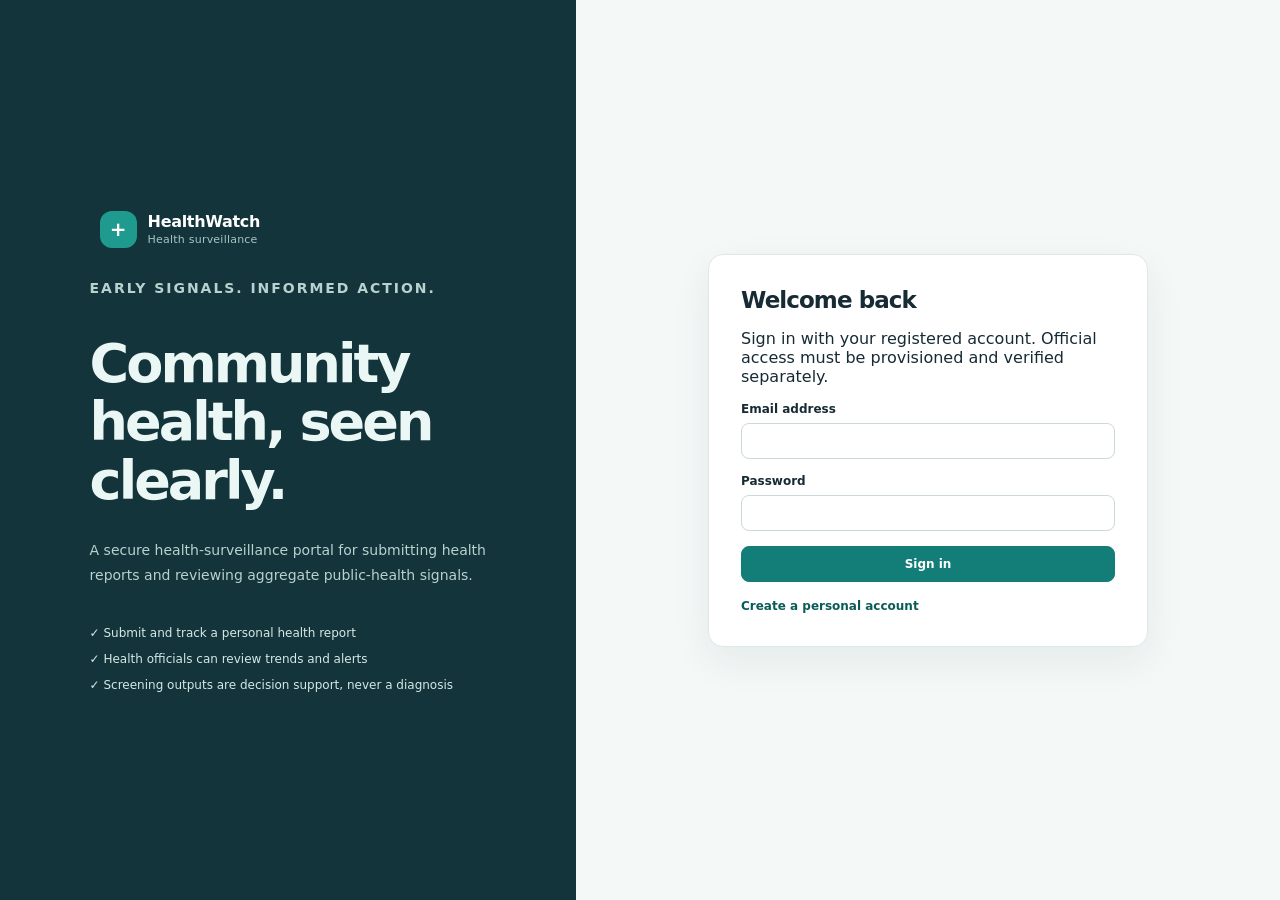
<file: frontend/index.html>
<!doctype html>
<html lang="en">
<head><meta charset="utf-8"><meta name="viewport" content="width=device-width, initial-scale=1"><meta name="theme-color" content="#12343a"><title>HealthWatch · Sign in</title><link rel="stylesheet" href="css/style.css"><script defer src="js/api.js"></script><script defer src="js/auth.js"></script></head>
<body><main class="auth-page">
  <section class="auth-intro"><a class="brand" href="index.html"><span class="brand__mark">+</span><span>HealthWatch<small>Health surveillance</small></span></a><p class="eyebrow">Early signals. Informed action.</p><h1>Community health, seen clearly.</h1><p>A secure health-surveillance portal for submitting health reports and reviewing aggregate public-health signals.</p><div class="auth-feature"><span>✓ Submit and track a personal health report</span><span>✓ Health officials can review trends and alerts</span><span>✓ Screening outputs are decision support, never a diagnosis</span></div></section>
  <section class="auth-content"><div class="auth-card">
    <div class="notice notice--info" data-setup-message hidden></div>
    <section id="login-panel"><h2>Welcome back</h2><p>Sign in with your registered account. Official access must be provisioned and verified separately.</p><form data-auth-form="login">
      <div class="field"><label for="login-email">Email address</label><input id="login-email" name="email" type="email" autocomplete="username" required></div>
      <div class="field"><label for="login-password">Password</label><input id="login-password" name="password" type="password" autocomplete="current-password" required></div>
      <div class="notice" data-form-message hidden></div><button class="button" type="submit">Sign in</button>
    </form></section>
    <section id="register-panel" hidden><h2>Create your account</h2><p>Registration creates a personal user account. It does not grant health-official or administrator privileges.</p><form data-auth-form="register">
      <div class="field"><label for="register-name">Full name</label><input id="register-name" name="full_name" autocomplete="name" minlength="2" maxlength="100" required></div>
      <div class="field"><label for="register-email">Email address</label><input id="register-email" name="email" type="email" autocomplete="email" required></div>
      <div class="field"><label for="register-password">Password</label><input id="register-password" name="password" type="password" minlength="12" maxlength="128" autocomplete="new-password" required><small>Use at least 12 characters.</small></div>
      <div class="notice" data-form-message hidden></div><button class="button" type="submit">Create personal account</button>
    </form></section>
    <button class="auth-switch" type="button" data-auth-switch>Create a personal account</button>
  </div></section>
</main></body></html>
</file>
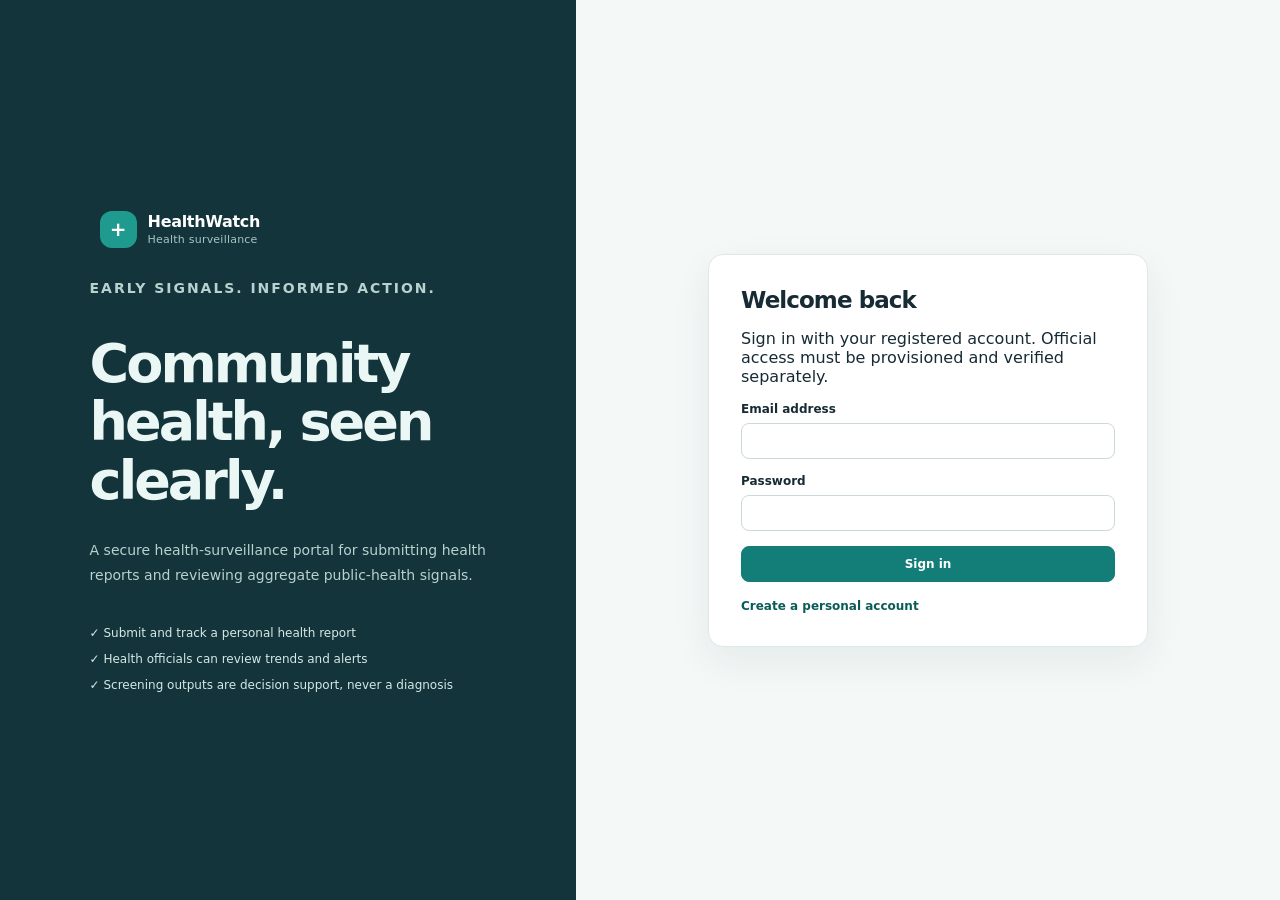
<file: frontend/admin/alerts.html>
<!doctype html>
<html lang="en">
<head><meta charset="utf-8"><meta name="viewport" content="width=device-width, initial-scale=1"><title>Alerts · HealthWatch</title><link rel="stylesheet" href="../css/style.css"><link rel="stylesheet" href="../css/admin.css"><script defer src="../js/api.js"></script><script defer src="../js/auth.js"></script><script defer src="../js/alerts.js"></script></head>
<body class="admin-page" data-page="admin-alerts"><div class="app-shell"><aside class="sidebar">
  <a class="brand" href="dashboard.html"><span class="brand__mark">+</span><span>HealthWatch<small>Surveillance portal</small></span></a><div class="nav-label">Monitoring</div><nav class="nav-list" aria-label="Official navigation">
    <a class="nav-link" href="dashboard.html"><span class="nav-link__icon">◫</span>Overview</a><a class="nav-link" href="analytics.html"><span class="nav-link__icon">▥</span>Analytics</a><a class="nav-link" href="reports.html"><span class="nav-link__icon">▤</span>Health reports</a><a class="nav-link" href="disease-monitor.html"><span class="nav-link__icon">⌁</span>Disease trends</a><a class="nav-link" href="hotspots.html"><span class="nav-link__icon">◎</span>Hotspot screening</a><a class="nav-link" aria-current="page" href="alerts.html"><span class="nav-link__icon">♧</span>Alerts</a>
  </nav><div class="sidebar__bottom"><button class="nav-link" data-logout><span class="nav-link__icon">↪</span>Sign out</button></div></aside>
  <main class="main-area"><header class="topbar"><span class="topbar__crumb">Health authority / Alerts</span><div class="account"><span class="avatar">H</span><span><span class="account__name" data-profile-name>Health official</span><span class="account__role" data-profile-role>health official</span></span></div></header>
    <div class="page-content"><div class="page-heading"><div><p class="eyebrow">Official follow-up</p><h1>Surveillance alerts</h1><p>Filter, acknowledge, and resolve alerts for review by the public-health team.</p></div></div>
      <p class="callout">Acknowledging or resolving an alert is a workflow action; it does not confirm or disprove an outbreak.</p><div id="page-message" class="notice section-gap" hidden></div>
      <form id="alert-filter" class="card toolbar section-gap"><div class="field"><label for="alert-status-filter">Status</label><select id="alert-status-filter" name="status"><option value="">All statuses</option><option value="new">New</option><option value="acknowledged">Acknowledged</option><option value="resolved">Resolved</option></select></div><div class="field"><label for="alert-severity-filter">Severity</label><select id="alert-severity-filter" name="severity"><option value="">All severities</option><option value="critical">Critical</option><option value="high">High</option><option value="moderate">Moderate</option><option value="low">Low</option></select></div><div class="field"><label for="alert-region-filter">Region ID</label><input id="alert-region-filter" name="region_id" placeholder="Optional"></div><button class="button" type="submit">Filter alerts</button></form>
      <div class="card section-gap"><div class="card__header"><div><h2>Alert inbox</h2><p id="alert-count">Loading alerts…</p></div></div><div id="alert-list" class="alert-list"><p class="empty-state">Loading alerts…</p></div></div>
    </div>
  </main></div></body></html>
</file>
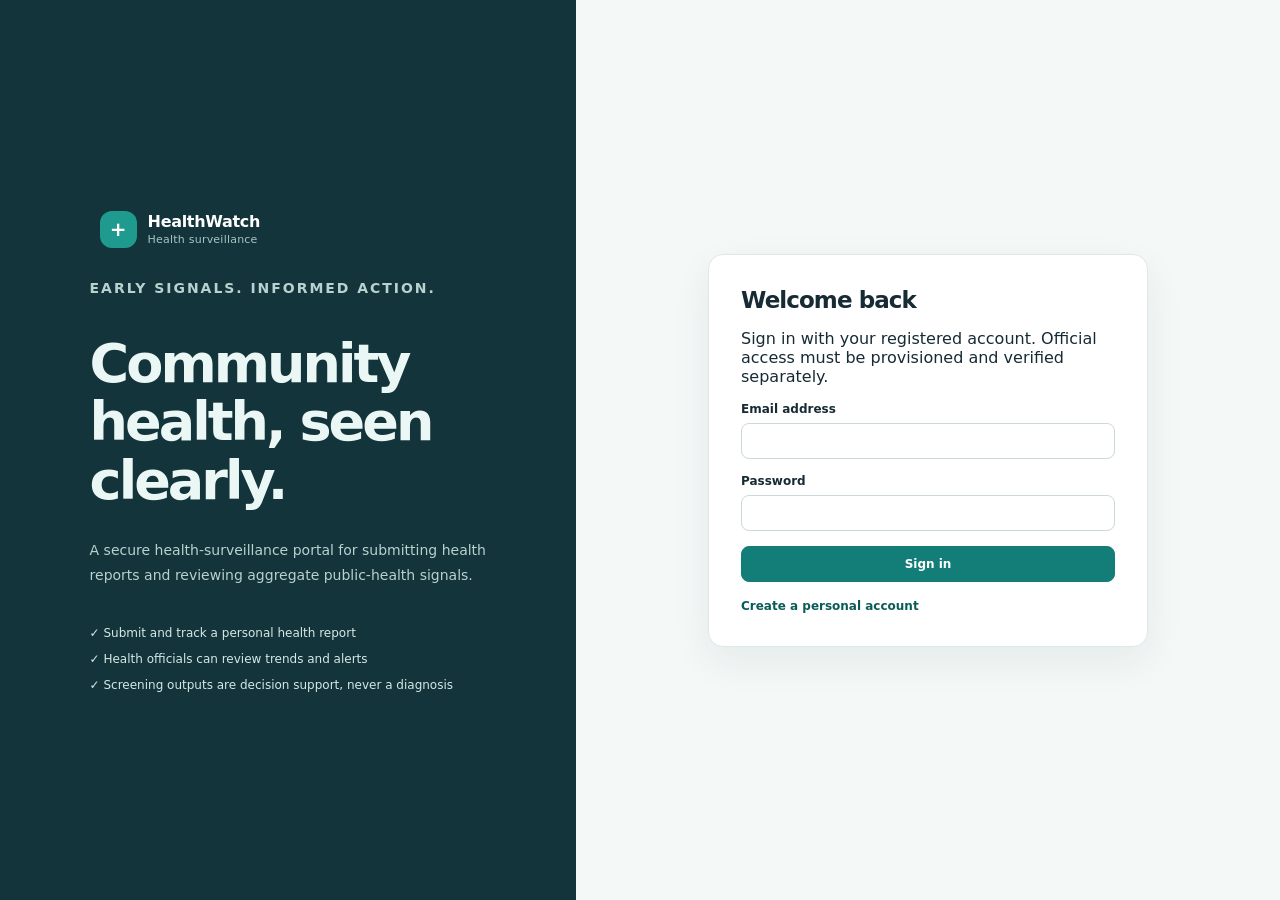
<file: frontend/admin/analytics.html>
<!doctype html>
<html lang="en">
<head>
  <meta charset="utf-8"><meta name="viewport" content="width=device-width, initial-scale=1"><meta name="theme-color" content="#12343a">
  <title>Analytics · HealthWatch</title>
  <link rel="stylesheet" href="../css/style.css"><link rel="stylesheet" href="../css/admin.css">
  <script defer src="../js/api.js"></script><script defer src="../js/auth.js"></script><script defer src="../js/charts.js"></script><script defer src="../js/admin.js"></script>
</head>
<body class="admin-page" data-page="admin-analytics">
  <div class="app-shell"><aside class="sidebar">
    <a class="brand" href="dashboard.html"><span class="brand__mark">+</span><span>HealthWatch<small>Surveillance portal</small></span></a>
    <div class="nav-label">Monitoring</div><nav class="nav-list" aria-label="Official navigation">
      <a class="nav-link" href="dashboard.html"><span class="nav-link__icon">◫</span>Overview</a><a class="nav-link" aria-current="page" href="analytics.html"><span class="nav-link__icon">▥</span>Analytics</a><a class="nav-link" href="reports.html"><span class="nav-link__icon">▤</span>Health reports</a><a class="nav-link" href="disease-monitor.html"><span class="nav-link__icon">⌁</span>Disease trends</a><a class="nav-link" href="hotspots.html"><span class="nav-link__icon">◎</span>Hotspot screening</a><a class="nav-link" href="alerts.html"><span class="nav-link__icon">♧</span>Alerts</a>
    </nav><div class="sidebar__bottom"><button class="nav-link" data-logout><span class="nav-link__icon">↪</span>Sign out</button></div>
  </aside><main class="main-area">
    <header class="topbar"><span class="topbar__crumb">Health authority / Analytics</span><div class="account"><span class="avatar">H</span><span><span class="account__name" data-profile-name>Health official</span><span class="account__role" data-profile-role>health official</span></span></div></header>
    <div class="page-content">
      <div class="page-heading"><div><p class="eyebrow">Reporting patterns</p><h1>Analytics</h1><p>Explore aggregate report counts for a selected reporting date. These summaries describe reports, not confirmed disease incidence.</p></div></div>
      <div id="page-message" class="notice" hidden></div>
      <form id="analytics-filter" class="card toolbar"><div class="field"><label for="analytics-date">Reporting date (UTC)</label><input id="analytics-date" name="report_date" type="date" required></div><button class="button" type="submit">Refresh analytics</button></form>
      <p id="analytics-updated" class="muted help-text section-gap"></p>
      <section class="grid grid--3 section-gap">
        <article class="metric-card"><div class="metric-card__label">Reports to date</div><div class="metric-card__value" id="analytics-total">—</div><div class="metric-card__hint">All submissions</div></article>
        <article class="metric-card"><div class="metric-card__label">Reports on selected date</div><div class="metric-card__value" id="analytics-today">—</div><div class="metric-card__hint">UTC date selected above</div></article>
        <article class="metric-card"><div class="metric-card__label">Distinct diseases reported</div><div class="metric-card__value" id="analytics-diseases">—</div><div class="metric-card__hint">All-time distinct names</div></article>
      </section>
      <section class="grid grid--2 section-gap">
        <article class="card chart-panel"><div class="card__header"><div><h2>Daily workflow summary</h2><p>Daily counts from the administration summary.</p></div></div><div id="status-bars" class="bar-list"></div><p class="surveillance-note">These summary counters use pending/reviewed/rejected categories. The report review queue uses submitted/under_review/verified/rejected statuses.</p></article>
        <article class="card chart-panel"><div class="card__header"><div><h2>Top diseases for selected date</h2><p>Names most frequently reported that day.</p></div></div><div id="analytics-diseases-bars" class="bar-list"></div></article>
      </section>
    </div>
  </main></div>
</body>
</html>
</file>
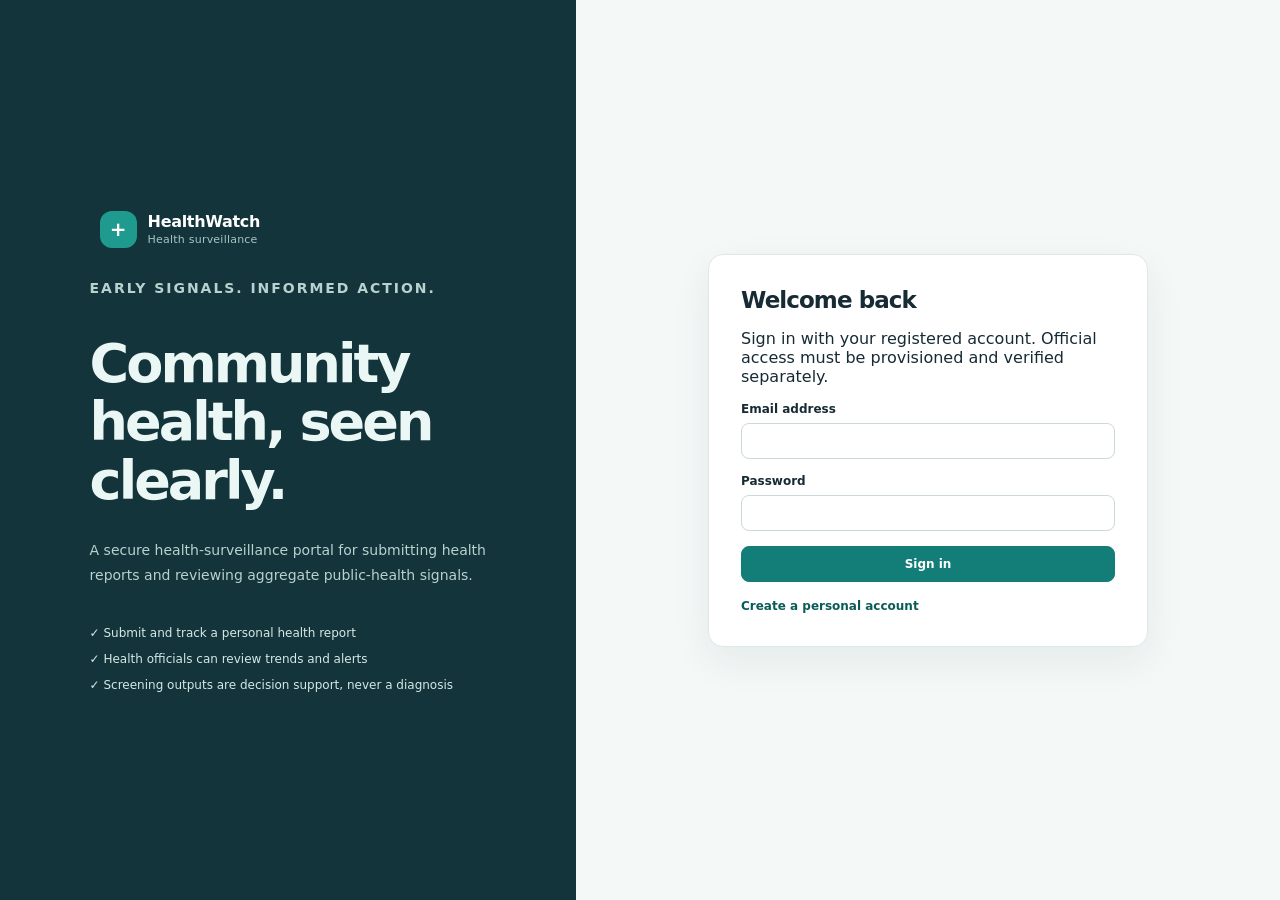
<file: frontend/admin/dashboard.html>
<!doctype html>
<html lang="en">
<head>
  <meta charset="utf-8">
  <meta name="viewport" content="width=device-width, initial-scale=1">
  <meta name="theme-color" content="#12343a">
  <title>Surveillance overview · HealthWatch</title>
  <link rel="stylesheet" href="../css/style.css">
  <link rel="stylesheet" href="../css/admin.css">
  <link rel="stylesheet" href="../css/dashboard.css">
  <script defer src="../js/api.js"></script><script defer src="../js/auth.js"></script>
  <script defer src="../js/charts.js"></script><script defer src="../js/map.js"></script><script defer src="../js/dashboard.js"></script>
</head>
<body class="admin-page dashboard-page" data-page="admin-dashboard">
  <div class="app-shell">
    <aside class="sidebar">
      <a class="brand" href="dashboard.html"><span class="brand__mark">+</span><span>HealthWatch<small>Surveillance portal</small></span></a>
      <div class="nav-label">Monitoring</div><nav class="nav-list" aria-label="Official navigation">
        <a class="nav-link" aria-current="page" href="dashboard.html"><span class="nav-link__icon">◫</span>Overview</a>
        <a class="nav-link" href="analytics.html"><span class="nav-link__icon">▥</span>Analytics</a>
        <a class="nav-link" href="reports.html"><span class="nav-link__icon">▤</span>Health reports</a>
        <a class="nav-link" href="disease-monitor.html"><span class="nav-link__icon">⌁</span>Disease trends</a>
        <a class="nav-link" href="hotspots.html"><span class="nav-link__icon">◎</span>Hotspot screening</a>
        <a class="nav-link" href="alerts.html"><span class="nav-link__icon">♧</span>Alerts</a>
      </nav>
      <div class="sidebar__bottom"><button class="nav-link" data-logout><span class="nav-link__icon">↪</span>Sign out</button></div>
    </aside>
    <main class="main-area">
      <header class="topbar"><span class="topbar__crumb">Health authority / Overview</span><div class="account"><span class="avatar">H</span><span><span class="account__name" data-profile-name>Health official</span><span class="account__role" data-profile-role>health official</span></span></div></header>
      <div class="page-content">
        <div class="page-heading"><div><p class="eyebrow">Public health intelligence</p><h1>Surveillance overview</h1><p>Monitor submitted health reports and review aggregate signals across the reporting network.</p></div><a class="button" href="reports.html">Review reports <span aria-hidden="true">→</span></a></div>
        <div id="dashboard-error" class="notice" data-page-message hidden></div>
        <section class="grid grid--4" aria-label="Report summary">
          <article class="metric-card"><div class="metric-card__label">All reports</div><div class="metric-card__value" id="report-total">—</div><div class="metric-card__hint">Submitted to the service</div></article>
          <article class="metric-card"><div class="metric-card__label">Reports today</div><div class="metric-card__value" id="reports-today">—</div><div class="metric-card__hint">UTC reporting day</div></article>
          <article class="metric-card"><div class="metric-card__label">Last seven days</div><div class="metric-card__value" id="reports-week">—</div><div class="metric-card__hint">Rolling report count</div></article>
          <article class="metric-card"><div class="metric-card__label">Diseases reported</div><div class="metric-card__value" id="disease-count">—</div><div class="metric-card__hint">Distinct names in reports</div></article>
        </section>
        <section class="grid grid--2 section-gap">
          <article class="card chart-panel"><div class="card__header"><div><h2>Most reported diseases today</h2><p>Counts are reports, not confirmed cases.</p></div></div><div id="disease-bars" class="bar-list"></div></article>
          <article class="card chart-panel"><div class="card__header"><div><h2>Regions with most reports</h2><p>Reported location identifiers, based on today.</p></div></div><div id="region-bars" class="bar-list"></div></article>
        </section>
        <section class="card section-gap"><div class="card__header"><div><h2>Latest reports</h2><p>Review individual reports and update their workflow status.</p></div><a href="reports.html">View all</a></div><div class="table-wrap"><table><thead><tr><th>Report</th><th>Disease</th><th>Region</th><th>Submitted</th><th>Status</th></tr></thead><tbody id="recent-reports"><tr><td colspan="5" class="empty-cell">Loading reports…</td></tr></tbody></table></div><p class="surveillance-note">Reports are user-submitted information and do not represent laboratory-confirmed diagnoses.</p></section>
      </div>
    </main>
  </div>
</body>
</html>
</file>
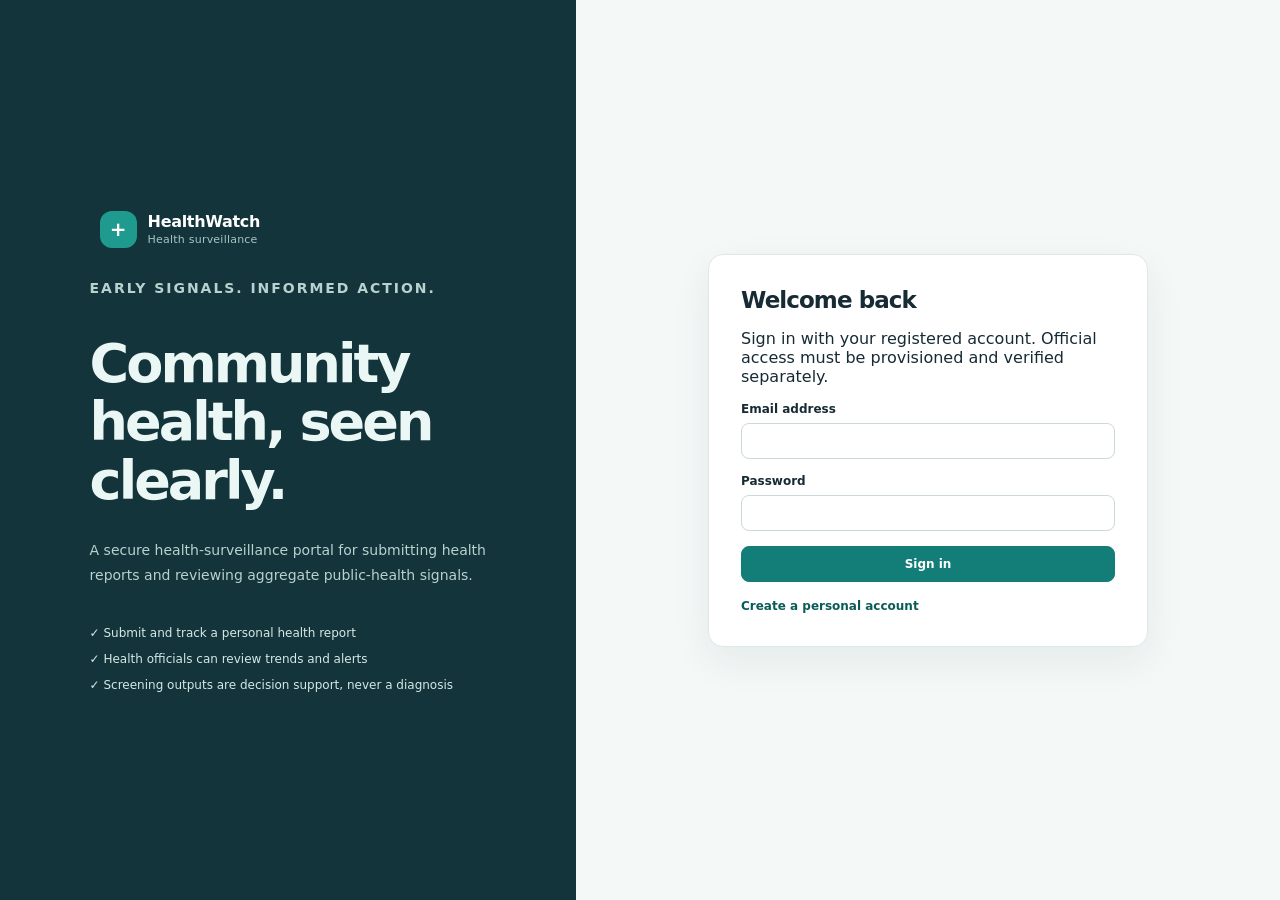
<file: frontend/admin/disease-monitor.html>
<!doctype html>
<html lang="en">
<head><meta charset="utf-8"><meta name="viewport" content="width=device-width, initial-scale=1"><title>Disease trends · HealthWatch</title><link rel="stylesheet" href="../css/style.css"><link rel="stylesheet" href="../css/admin.css"><script defer src="../js/api.js"></script><script defer src="../js/auth.js"></script><script defer src="../js/charts.js"></script><script defer src="../js/admin.js"></script></head>
<body class="admin-page" data-page="admin-disease-monitor"><div class="app-shell"><aside class="sidebar">
  <a class="brand" href="dashboard.html"><span class="brand__mark">+</span><span>HealthWatch<small>Surveillance portal</small></span></a><div class="nav-label">Monitoring</div><nav class="nav-list" aria-label="Official navigation">
    <a class="nav-link" href="dashboard.html"><span class="nav-link__icon">◫</span>Overview</a><a class="nav-link" href="analytics.html"><span class="nav-link__icon">▥</span>Analytics</a><a class="nav-link" href="reports.html"><span class="nav-link__icon">▤</span>Health reports</a><a class="nav-link" aria-current="page" href="disease-monitor.html"><span class="nav-link__icon">⌁</span>Disease trends</a><a class="nav-link" href="hotspots.html"><span class="nav-link__icon">◎</span>Hotspot screening</a><a class="nav-link" href="alerts.html"><span class="nav-link__icon">♧</span>Alerts</a>
  </nav><div class="sidebar__bottom"><button class="nav-link" data-logout><span class="nav-link__icon">↪</span>Sign out</button></div></aside>
  <main class="main-area"><header class="topbar"><span class="topbar__crumb">Health authority / Disease trends</span><div class="account"><span class="avatar">H</span><span><span class="account__name" data-profile-name>Health official</span><span class="account__role" data-profile-role>health official</span></span></div></header>
    <div class="page-content"><div class="page-heading"><div><p class="eyebrow">Time-series reporting</p><h1>Disease trends</h1><p>View daily report counts for one disease over a selected period. Use trends as a surveillance signal for human review.</p></div></div>
      <div id="page-message" class="notice" hidden></div>
      <form id="trend-form" class="card trend-toolbar"><div class="field"><label for="disease-name">Disease name</label><input id="disease-name" name="disease_name" required minlength="2" maxlength="100" value="Dengue"></div><div class="field"><label for="start-date">From</label><input id="start-date" name="start_date" type="date" required></div><div class="field"><label for="end-date">To</label><input id="end-date" name="end_date" type="date" required></div><button class="button" type="submit">Load trend</button></form>
      <article class="card section-gap"><div class="card__header"><div><h2 id="trend-title">Daily reports</h2><p id="trend-summary">Choose a disease and date range to load report counts.</p></div></div><div id="trend-chart" class="chart"></div></article>
      <p class="callout section-gap">Reported counts are not necessarily laboratory-confirmed cases. A trend pattern alone does not establish an outbreak.</p>
    </div>
  </main></div></body></html>
</file>
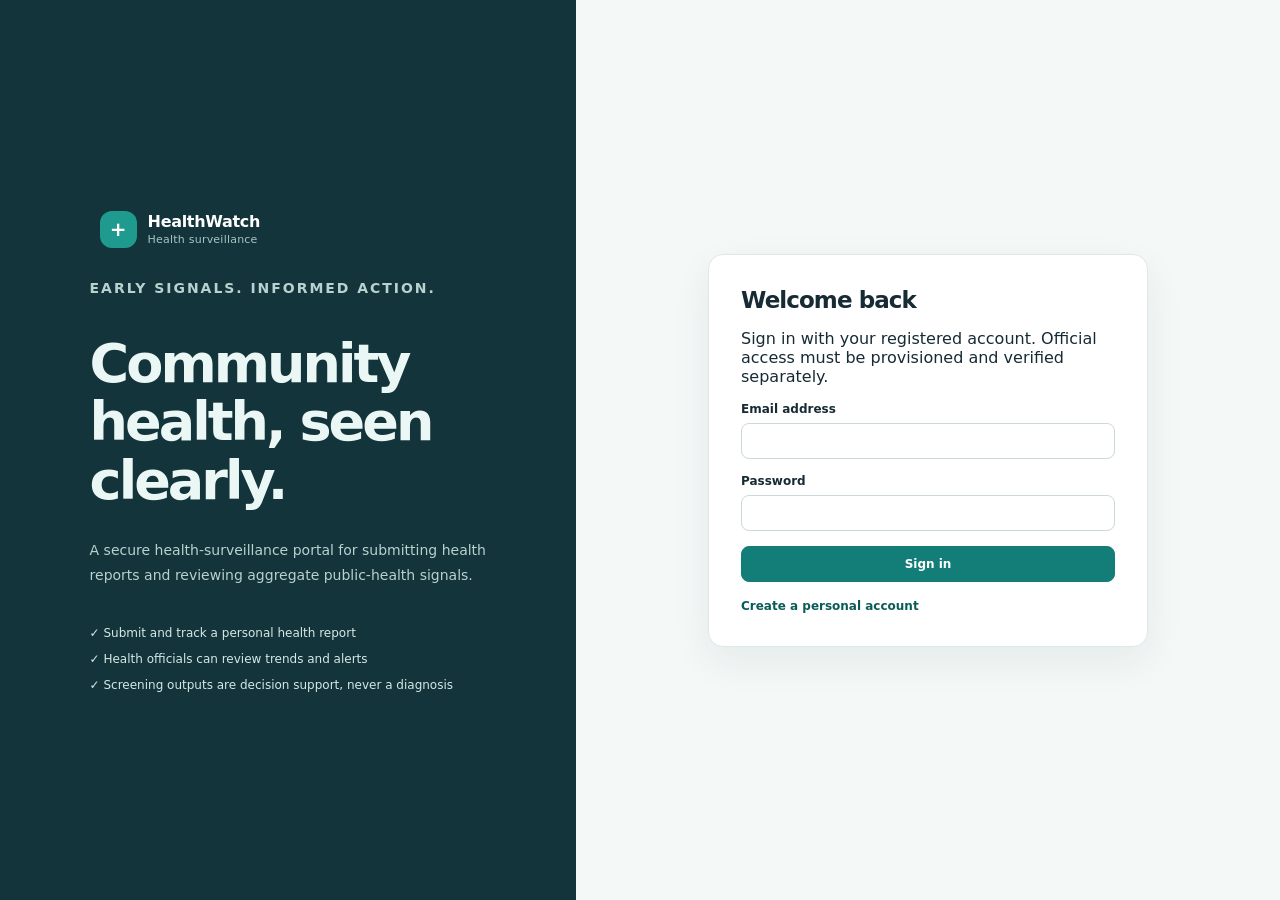
<file: frontend/admin/hotspots.html>
<!doctype html>
<html lang="en">
<head><meta charset="utf-8"><meta name="viewport" content="width=device-width, initial-scale=1"><title>Hotspot screening · HealthWatch</title><link rel="stylesheet" href="../css/style.css"><link rel="stylesheet" href="../css/admin.css"><script defer src="../js/api.js"></script><script defer src="../js/auth.js"></script><script defer src="../js/admin.js"></script></head>
<body class="admin-page" data-page="admin-hotspots"><div class="app-shell"><aside class="sidebar">
  <a class="brand" href="dashboard.html"><span class="brand__mark">+</span><span>HealthWatch<small>Surveillance portal</small></span></a><div class="nav-label">Monitoring</div><nav class="nav-list" aria-label="Official navigation">
    <a class="nav-link" href="dashboard.html"><span class="nav-link__icon">◫</span>Overview</a><a class="nav-link" href="analytics.html"><span class="nav-link__icon">▥</span>Analytics</a><a class="nav-link" href="reports.html"><span class="nav-link__icon">▤</span>Health reports</a><a class="nav-link" href="disease-monitor.html"><span class="nav-link__icon">⌁</span>Disease trends</a><a class="nav-link" aria-current="page" href="hotspots.html"><span class="nav-link__icon">◎</span>Hotspot screening</a><a class="nav-link" href="alerts.html"><span class="nav-link__icon">♧</span>Alerts</a>
  </nav><div class="sidebar__bottom"><button class="nav-link" data-logout><span class="nav-link__icon">↪</span>Sign out</button></div></aside>
  <main class="main-area"><header class="topbar"><span class="topbar__crumb">Health authority / Hotspot screening</span><div class="account"><span class="avatar">H</span><span><span class="account__name" data-profile-name>Health official</span><span class="account__role" data-profile-role>health official</span></span></div></header>
    <div class="page-content"><div class="page-heading"><div><p class="eyebrow">AI-assisted decision support</p><h1>Regional hotspot screening</h1><p>Compare a region's current reported cases with its historical baseline and population.</p></div></div>
      <p class="callout">This statistical screen is preliminary decision support, not confirmation of an outbreak. Use aggregate data only; do not submit personally identifying information.</p>
      <div id="page-message" class="notice section-gap" hidden></div>
      <section class="grid grid--2 section-gap"><form id="hotspot-form" class="card form-grid">
        <div class="field"><label for="hotspot-disease">Disease</label><input id="hotspot-disease" name="disease" required minlength="2" maxlength="100" placeholder="Dengue"></div>
        <div class="field"><label for="hotspot-date">Observation date</label><input id="hotspot-date" name="observation_date" type="date" required></div>
        <div class="field"><label for="hotspot-region-id">Region ID</label><input id="hotspot-region-id" name="region_id" required maxlength="50" placeholder="IN-MH-MUM"></div>
        <div class="field"><label for="hotspot-region-name">Region name</label><input id="hotspot-region-name" name="region_name" required minlength="2" maxlength="150" placeholder="Mumbai"></div>
        <div class="field"><label for="current-cases">Current cases</label><input id="current-cases" name="current_cases" type="number" min="0" max="1000000000" required></div>
        <div class="field"><label for="population">Population</label><input id="population" name="population" type="number" min="1" max="2000000000" required></div>
        <div class="field field--full"><label for="historical-cases">Historical comparable case counts</label><input id="historical-cases" name="historical_cases" required placeholder="5, 7, 4, 6, 8, 5, 7"><small>Enter 7–365 non-negative whole-number observations, oldest first.</small></div>
        <div class="field field--full"><button class="button" type="submit">Run hotspot screen</button></div>
      </form>
      <article id="hotspot-result" class="card" hidden><div class="card__header"><div><p class="eyebrow">Screening output</p><h2 id="hotspot-level">—</h2></div></div><div class="result-highlight"><div>Current rate<strong id="hotspot-rate">—</strong></div><div>Historical comparison<strong id="hotspot-ratio">—</strong></div></div><p id="hotspot-explanation" class="help-text"></p><p class="surveillance-note">Requires official review. The result is not a diagnosis or confirmed outbreak.</p></article></section>
    </div>
  </main></div></body></html>
</file>
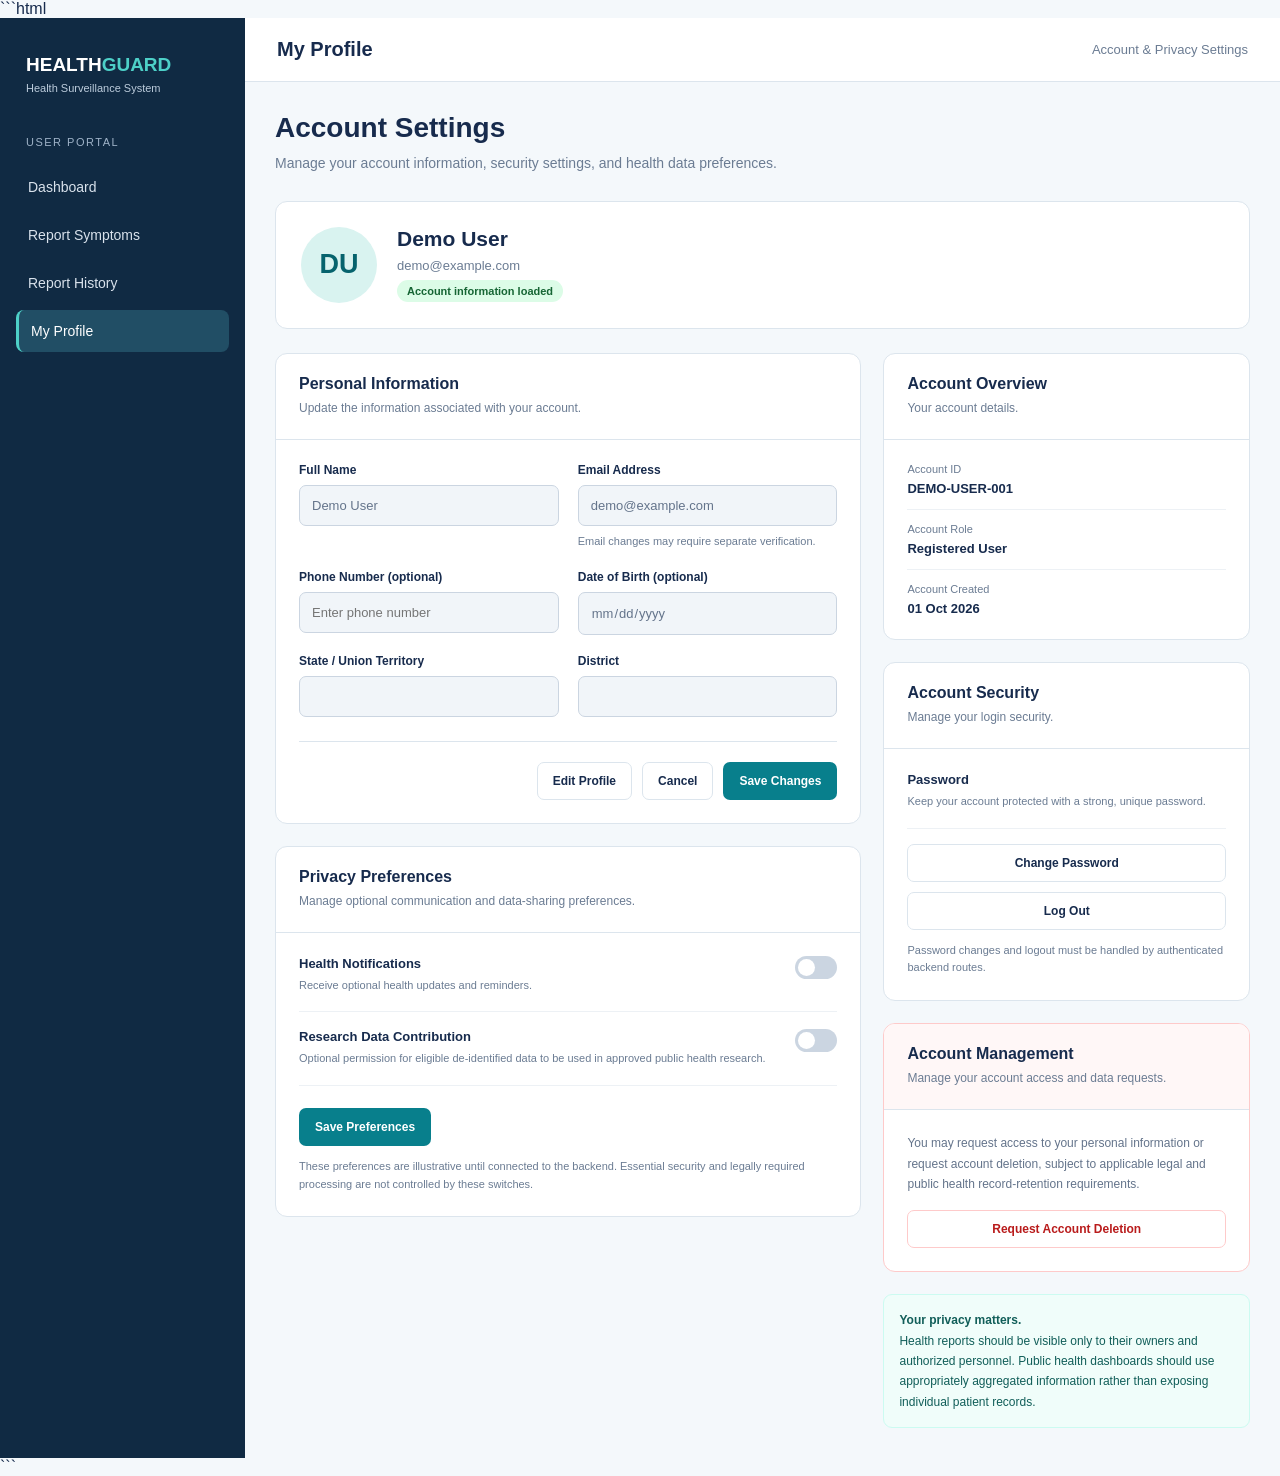
<file: frontend/admin/profile.html>
```html
<!DOCTYPE html>
<html lang="en">
<head>
    <meta charset="UTF-8">
    <meta name="viewport" content="width=device-width, initial-scale=1.0">

    <title>My Profile | HealthGuard</title>

    <style>
        :root {
            --primary: #087f8c;
            --primary-dark: #06636d;
            --background: #f4f8fb;
            --surface: #ffffff;
            --text: #172b4d;
            --muted: #6b7c93;
            --border: #dce5ed;
            --success: #15803d;
            --danger: #b91c1c;
        }

        * {
            box-sizing: border-box;
            margin: 0;
            padding: 0;
        }

        body {
            font-family: "Segoe UI", Arial, sans-serif;
            background: var(--background);
            color: var(--text);
        }

        button,
        input,
        select {
            font: inherit;
        }

        .layout {
            display: flex;
            min-height: 100vh;
        }

        /* Sidebar */

        .sidebar {
            width: 245px;
            flex-shrink: 0;
            background: #102a43;
            color: white;
            padding: 25px 16px;
        }

        .brand {
            font-size: 19px;
            font-weight: 700;
            line-height: 1.5;
            padding: 8px 10px 30px;
        }

        .brand span {
            color: #4dd0c8;
        }

        .brand small {
            font-size: 11px;
            font-weight: 400;
            color: #bcccdc;
        }

        .nav-label {
            font-size: 11px;
            color: #9fb3c8;
            letter-spacing: 1.5px;
            padding: 10px;
            margin-bottom: 8px;
        }

        .nav-link {
            display: block;
            color: #d9e2ec;
            text-decoration: none;
            padding: 13px 12px;
            border-radius: 8px;
            margin-bottom: 6px;
            font-size: 14px;
        }

        .nav-link:hover,
        .nav-link.active {
            background: #214e65;
            color: white;
        }

        .nav-link.active {
            border-left: 3px solid #4dd0c8;
        }

        /* Main layout */

        .main {
            flex: 1;
            min-width: 0;
        }

        .topbar {
            background: var(--surface);
            padding: 20px 32px;
            border-bottom: 1px solid var(--border);
            display: flex;
            justify-content: space-between;
            align-items: center;
            gap: 15px;
        }

        .topbar h2 {
            font-size: 20px;
        }

        .topbar p {
            font-size: 13px;
            color: var(--muted);
        }

        .content {
            max-width: 1150px;
            margin: auto;
            padding: 30px;
        }

        .page-heading {
            margin-bottom: 25px;
        }

        .page-heading h1 {
            font-size: 28px;
            margin-bottom: 8px;
        }

        .page-heading p {
            font-size: 14px;
            color: var(--muted);
            line-height: 1.7;
        }

        /* Profile summary */

        .profile-banner {
            display: flex;
            align-items: center;
            gap: 20px;
            background: white;
            border: 1px solid var(--border);
            border-radius: 12px;
            padding: 25px;
            margin-bottom: 24px;
        }

        .avatar {
            width: 76px;
            height: 76px;
            border-radius: 50%;
            display: flex;
            justify-content: center;
            align-items: center;
            background: #d9f3f0;
            color: var(--primary-dark);
            font-size: 27px;
            font-weight: 700;
            flex-shrink: 0;
        }

        .profile-summary h2 {
            font-size: 21px;
            margin-bottom: 7px;
            overflow-wrap: anywhere;
        }

        .profile-summary p {
            font-size: 13px;
            color: var(--muted);
            margin-bottom: 7px;
            overflow-wrap: anywhere;
        }

        .account-badge {
            display: inline-block;
            background: #dcfce7;
            color: #166534;
            border-radius: 20px;
            padding: 5px 10px;
            font-size: 11px;
            font-weight: 600;
        }

        /* Cards */

        .profile-grid {
            display: grid;
            grid-template-columns: minmax(0, 1.6fr) minmax(260px, 1fr);
            gap: 22px;
            align-items: start;
        }

        .card {
            background: white;
            border: 1px solid var(--border);
            border-radius: 12px;
            overflow: hidden;
            margin-bottom: 22px;
        }

        .card-header {
            padding: 21px 23px;
            border-bottom: 1px solid var(--border);
        }

        .card-header h3 {
            font-size: 16px;
            margin-bottom: 6px;
        }

        .card-header p {
            font-size: 12px;
            line-height: 1.6;
            color: var(--muted);
        }

        .card-body {
            padding: 23px;
        }

        /* Form */

        .form-grid {
            display: grid;
            grid-template-columns: repeat(2, minmax(0, 1fr));
            gap: 19px;
        }

        .form-group {
            min-width: 0;
        }

        .full-width {
            grid-column: 1 / -1;
        }

        label {
            display: block;
            font-size: 12px;
            font-weight: 600;
            margin-bottom: 8px;
        }

        input,
        select {
            width: 100%;
            padding: 12px;
            border: 1px solid #cbd5e1;
            border-radius: 7px;
            background: white;
            color: var(--text);
            font-size: 13px;
            outline: none;
        }

        input:focus,
        select:focus {
            border-color: var(--primary);
            box-shadow: 0 0 0 3px rgba(8, 127, 140, 0.12);
        }

        input:disabled,
        select:disabled {
            background: #f1f5f9;
            color: #64748b;
            cursor: not-allowed;
        }

        .help-text {
            font-size: 11px;
            line-height: 1.6;
            color: var(--muted);
            margin-top: 7px;
        }

        .form-actions {
            display: flex;
            justify-content: flex-end;
            gap: 10px;
            margin-top: 24px;
            padding-top: 20px;
            border-top: 1px solid var(--border);
        }

        /* Buttons */

        .btn {
            display: inline-flex;
            justify-content: center;
            align-items: center;
            border: 1px solid transparent;
            border-radius: 7px;
            padding: 11px 15px;
            font-size: 12px;
            font-weight: 600;
            text-decoration: none;
            cursor: pointer;
        }

        .btn-primary {
            background: var(--primary);
            color: white;
        }

        .btn-primary:hover {
            background: var(--primary-dark);
        }

        .btn-secondary {
            background: white;
            border-color: var(--border);
            color: var(--text);
        }

        .btn-danger {
            background: white;
            border-color: #fecaca;
            color: var(--danger);
        }

        .btn:disabled {
            opacity: 0.6;
            cursor: wait;
        }

        /* Settings */

        .setting-row {
            display: flex;
            justify-content: space-between;
            align-items: flex-start;
            gap: 15px;
            padding: 17px 0;
            border-bottom: 1px solid #edf1f5;
        }

        .setting-row:first-child {
            padding-top: 0;
        }

        .setting-row:last-child {
            border-bottom: none;
            padding-bottom: 0;
        }

        .setting-info h4 {
            font-size: 13px;
            margin-bottom: 6px;
        }

        .setting-info p {
            font-size: 11px;
            color: var(--muted);
            line-height: 1.6;
        }

        .toggle {
            width: 42px;
            height: 23px;
            flex-shrink: 0;
            position: relative;
        }

        .toggle input {
            width: 1px;
            height: 1px;
            position: absolute;
            opacity: 0;
        }

        .toggle-track {
            position: absolute;
            inset: 0;
            background: #cbd5e1;
            border-radius: 20px;
            cursor: pointer;
            transition: 0.2s;
        }

        .toggle-track::before {
            content: "";
            position: absolute;
            height: 17px;
            width: 17px;
            left: 3px;
            top: 3px;
            background: white;
            border-radius: 50%;
            transition: 0.2s;
        }

        .toggle input:checked + .toggle-track {
            background: var(--primary);
        }

        .toggle input:checked + .toggle-track::before {
            transform: translateX(19px);
        }

        .toggle input:focus-visible + .toggle-track {
            outline: 3px solid #7dd3fc;
            outline-offset: 3px;
        }

        /* Information rows */

        .info-row {
            padding: 13px 0;
            border-bottom: 1px solid #edf1f5;
        }

        .info-row:first-child {
            padding-top: 0;
        }

        .info-row:last-child {
            border-bottom: none;
            padding-bottom: 0;
        }

        .info-label {
            display: block;
            color: var(--muted);
            font-size: 11px;
            margin-bottom: 6px;
        }

        .info-value {
            font-size: 13px;
            font-weight: 600;
            overflow-wrap: anywhere;
        }

        /* Feedback */

        .feedback {
            display: none;
            padding: 13px 15px;
            border-radius: 8px;
            margin-bottom: 20px;
            font-size: 13px;
            line-height: 1.6;
        }

        .feedback.success {
            display: block;
            background: #dcfce7;
            color: #166534;
        }

        .feedback.error {
            display: block;
            background: #fee2e2;
            color: #991b1b;
        }

        .feedback.info {
            display: block;
            background: #e0f2fe;
            color: #075985;
        }

        .privacy-note {
            background: #f0fdfa;
            border: 1px solid #ccfbf1;
            border-radius: 9px;
            padding: 15px;
            color: #115e59;
            font-size: 12px;
            line-height: 1.7;
        }

        .danger-zone {
            border-color: #fecaca;
        }

        .danger-zone .card-header {
            background: #fff7f7;
        }

        @media (max-width: 950px) {
            .sidebar {
                width: 200px;
            }

            .profile-grid {
                grid-template-columns: 1fr;
            }
        }

        @media (max-width: 600px) {
            .layout {
                display: block;
            }

            .sidebar {
                width: 100%;
                padding: 14px;
            }

            .brand {
                padding: 8px 5px 15px;
            }

            .nav-label {
                display: none;
            }

            .sidebar nav {
                display: flex;
                gap: 5px;
                overflow-x: auto;
            }

            .nav-link {
                white-space: nowrap;
                margin-bottom: 0;
                padding: 10px;
            }

            .topbar {
                padding: 17px;
            }

            .content {
                padding: 18px 12px;
            }

            .page-heading h1 {
                font-size: 23px;
            }

            .profile-banner {
                padding: 18px;
                gap: 14px;
            }

            .avatar {
                width: 60px;
                height: 60px;
                font-size: 22px;
            }

            .profile-summary h2 {
                font-size: 17px;
            }

            .card-header,
            .card-body {
                padding: 18px 15px;
            }

            .form-grid {
                grid-template-columns: 1fr;
            }

            .full-width {
                grid-column: auto;
            }

            .form-actions {
                flex-direction: column-reverse;
            }

            .form-actions .btn {
                width: 100%;
            }
        }
    </style>
</head>

<body>

<div class="layout">

    <!-- Sidebar -->
    <aside class="sidebar">

        <div class="brand">
            HEALTH<span>GUARD</span><br>
            <small>Health Surveillance System</small>
        </div>

        <div class="nav-label">USER PORTAL</div>

        <nav>
            <a class="nav-link" href="dashboard.html">Dashboard</a>

            <a class="nav-link" href="report-health.html">
                Report Symptoms
            </a>

            <a class="nav-link" href="report-history.html">
                Report History
            </a>

            <a class="nav-link active"
               href="profile.html"
               aria-current="page">
                My Profile
            </a>
        </nav>

    </aside>

    <!-- Main content -->
    <main class="main">

        <header class="topbar">
            <h2>My Profile</h2>
            <p>Account & Privacy Settings</p>
        </header>

        <div class="content">

            <div class="page-heading">
                <h1>Account Settings</h1>

                <p>
                    Manage your account information, security settings,
                    and health data preferences.
                </p>
            </div>

            <div id="feedback"
                 class="feedback"
                 role="status"
                 aria-live="polite"></div>

            <!-- Profile banner -->
            <section class="profile-banner">

                <div class="avatar" id="avatarInitials">U</div>

                <div class="profile-summary">
                    <h2 id="displayName">Loading profile...</h2>
                    <p id="displayEmail">Account information</p>
                    <span class="account-badge" id="accountStatus">
                        Checking account
                    </span>
                </div>

            </section>

            <div class="profile-grid">

                <!-- Left column -->
                <div>

                    <!-- Personal information -->
                    <section class="card">

                        <div class="card-header">
                            <h3>Personal Information</h3>

                            <p>
                                Update the information associated with
                                your account.
                            </p>
                        </div>

                        <div class="card-body">

                            <form id="profileForm">

                                <div class="form-grid">

                                    <div class="form-group">
                                        <label for="fullName">
                                            Full Name
                                        </label>

                                        <input
                                            type="text"
                                            id="fullName"
                                            name="full_name"
                                            minlength="2"
                                            maxlength="100"
                                            autocomplete="name"
                                            required
                                            disabled
                                        >
                                    </div>

                                    <div class="form-group">
                                        <label for="email">
                                            Email Address
                                        </label>

                                        <input
                                            type="email"
                                            id="email"
                                            name="email"
                                            maxlength="254"
                                            autocomplete="email"
                                            disabled
                                        >

                                        <p class="help-text">
                                            Email changes may require
                                            separate verification.
                                        </p>
                                    </div>

                                    <div class="form-group">
                                        <label for="phone">
                                            Phone Number (optional)
                                        </label>

                                        <input
                                            type="tel"
                                            id="phone"
                                            name="phone"
                                            maxlength="20"
                                            autocomplete="tel"
                                            placeholder="Enter phone number"
                                            disabled
                                        >
                                    </div>

                                    <div class="form-group">
                                        <label for="dateOfBirth">
                                            Date of Birth (optional)
                                        </label>

                                        <input
                                            type="date"
                                            id="dateOfBirth"
                                            name="date_of_birth"
                                            autocomplete="bday"
                                            disabled
                                        >
                                    </div>

                                    <div class="form-group">
                                        <label for="state">
                                            State / Union Territory
                                        </label>

                                        <input
                                            type="text"
                                            id="state"
                                            name="state"
                                            maxlength="100"
                                            disabled
                                        >
                                    </div>

                                    <div class="form-group">
                                        <label for="district">
                                            District
                                        </label>

                                        <input
                                            type="text"
                                            id="district"
                                            name="district"
                                            maxlength="100"
                                            disabled
                                        >
                                    </div>

                                </div>

                                <div class="form-actions">

                                    <button
                                        type="button"
                                        class="btn btn-secondary"
                                        id="editBtn"
                                    >
                                        Edit Profile
                                    </button>

                                    <button
                                        type="button"
                                        class="btn btn-secondary"
                                        id="cancelBtn"
                                        hidden
                                    >
                                        Cancel
                                    </button>

                                    <button
                                        type="submit"
                                        class="btn btn-primary"
                                        id="saveBtn"
                                        hidden
                                    >
                                        Save Changes
                                    </button>

                                </div>

                            </form>

                        </div>

                    </section>

                    <!-- Privacy preferences -->
                    <section class="card">

                        <div class="card-header">
                            <h3>Privacy Preferences</h3>

                            <p>
                                Manage optional communication and
                                data-sharing preferences.
                            </p>
                        </div>

                        <div class="card-body">

                            <div class="setting-row">

                                <div class="setting-info">
                                    <h4>Health Notifications</h4>

                                    <p>
                                        Receive optional health updates
                                        and reminders.
                                    </p>
                                </div>

                                <label class="toggle"
                                       aria-label="Health notifications">
                                    <input
                                        type="checkbox"
                                        id="healthNotifications"
                                    >
                                    <span class="toggle-track"></span>
                                </label>

                            </div>

                            <div class="setting-row">

                                <div class="setting-info">
                                    <h4>Research Data Contribution</h4>

                                    <p>
                                        Optional permission for eligible
                                        de-identified data to be used in
                                        approved public health research.
                                    </p>
                                </div>

                                <label class="toggle"
                                       aria-label="Research data contribution">
                                    <input
                                        type="checkbox"
                                        id="researchConsent"
                                    >
                                    <span class="toggle-track"></span>
                                </label>

                            </div>

                            <button
                                type="button"
                                class="btn btn-primary"
                                id="savePreferencesBtn"
                                style="margin-top:22px;"
                            >
                                Save Preferences
                            </button>

                            <p class="help-text" style="margin-top:12px;">
                                These preferences are illustrative until
                                connected to the backend. Essential
                                security and legally required processing
                                are not controlled by these switches.
                            </p>

                        </div>

                    </section>

                </div>

                <!-- Right column -->
                <div>

                    <!-- Account information -->
                    <section class="card">

                        <div class="card-header">
                            <h3>Account Overview</h3>

                            <p>Your account details.</p>
                        </div>

                        <div class="card-body">

                            <div class="info-row">
                                <span class="info-label">
                                    Account ID
                                </span>

                                <span class="info-value" id="accountId">
                                    Loading...
                                </span>
                            </div>

                            <div class="info-row">
                                <span class="info-label">
                                    Account Role
                                </span>

                                <span class="info-value" id="accountRole">
                                    Loading...
                                </span>
                            </div>

                            <div class="info-row">
                                <span class="info-label">
                                    Account Created
                                </span>

                                <span class="info-value" id="createdAt">
                                    Not available
                                </span>
                            </div>

                        </div>

                    </section>

                    <!-- Security -->
                    <section class="card">

                        <div class="card-header">
                            <h3>Account Security</h3>

                            <p>Manage your login security.</p>
                        </div>

                        <div class="card-body">

                            <div class="setting-row">

                                <div class="setting-info">
                                    <h4>Password</h4>

                                    <p>
                                        Keep your account protected with
                                        a strong, unique password.
                                    </p>
                                </div>

                            </div>

                            <button
                                type="button"
                                class="btn btn-secondary"
                                id="changePasswordBtn"
                                style="width:100%;margin-top:15px;"
                            >
                                Change Password
                            </button>

                            <button
                                type="button"
                                class="btn btn-secondary"
                                id="logoutBtn"
                                style="width:100%;margin-top:10px;"
                            >
                                Log Out
                            </button>

                            <p class="help-text" style="margin-top:12px;">
                                Password changes and logout must be
                                handled by authenticated backend routes.
                            </p>

                        </div>

                    </section>

                    <!-- Danger zone -->
                    <section class="card danger-zone">

                        <div class="card-header">
                            <h3>Account Management</h3>

                            <p>
                                Manage your account access and data requests.
                            </p>
                        </div>

                        <div class="card-body">

                            <p style="font-size:12px;line-height:1.7;color:#64748b;">
                                You may request access to your personal
                                information or request account deletion,
                                subject to applicable legal and public
                                health record-retention requirements.
                            </p>

                            <button
                                type="button"
                                class="btn btn-danger"
                                id="deleteAccountBtn"
                                style="width:100%;margin-top:16px;"
                            >
                                Request Account Deletion
                            </button>

                        </div>

                    </section>

                    <div class="privacy-note">
                        <strong>Your privacy matters.</strong><br>

                        Health reports should be visible only to their
                        owners and authorized personnel. Public health
                        dashboards should use appropriately aggregated
                        information rather than exposing individual
                        patient records.
                    </div>

                </div>

            </div>

        </div>

    </main>

</div>

<script>
    /*
     * DEMO MODE
     *
     * Demo mode uses fictional account information and does not save
     * changes to a server or browser storage.
     *
     * Disable demo mode only after implementing the corresponding
     * authenticated FastAPI endpoints.
     */

    const DEMO_MODE = true;

    const API_BASE_URL = "http://127.0.0.1:8000";

    const feedback = document.getElementById("feedback");
    const profileForm = document.getElementById("profileForm");

    const editBtn = document.getElementById("editBtn");
    const cancelBtn = document.getElementById("cancelBtn");
    const saveBtn = document.getElementById("saveBtn");

    let profile = null;
    let originalFormValues = null;
    let editing = false;

    const profileFields = [
        "fullName",
        "phone",
        "dateOfBirth",
        "state",
        "district"
    ];

    const demoProfile = {
        id: "DEMO-USER-001",
        full_name: "Demo User",
        email: "demo@example.com",
        phone: "",
        date_of_birth: "",
        state: "",
        district: "",
        role: "user",
        created_at: "2026-10-01T10:00:00",
        preferences: {
            health_notifications: false,
            research_consent: false
        }
    };

    function showFeedback(message, type = "info") {
        feedback.className = `feedback ${type}`;
        feedback.textContent = message;

        feedback.scrollIntoView({
            behavior: "smooth",
            block: "nearest"
        });
    }

    function clearFeedback() {
        feedback.className = "feedback";
        feedback.textContent = "";
    }

    function formatDate(value) {
        if (!value) {
            return "Not available";
        }

        const date = new Date(value);

        if (Number.isNaN(date.getTime())) {
            return "Not available";
        }

        return date.toLocaleDateString("en-IN", {
            day: "2-digit",
            month: "short",
            year: "numeric"
        });
    }

    function updateProfileSummary() {
        const fullName = profile.full_name || "User";

        document.getElementById("displayName").textContent = fullName;

        document.getElementById("displayEmail").textContent =
            profile.email || "Email not available";

        document.getElementById("accountId").textContent =
            profile.id || "Not available";

        document.getElementById("accountRole").textContent =
            profile.role === "user" ? "Registered User" : "Other";

        document.getElementById("createdAt").textContent =
            formatDate(profile.created_at);

        document.getElementById("accountStatus").textContent =
            "Account information loaded";

        document.getElementById("avatarInitials").textContent =
            fullName
                .trim()
                .split(/\s+/)
                .slice(0, 2)
                .map(part => part.charAt(0).toUpperCase())
                .join("") || "U";
    }

    function populateForm(data) {
        document.getElementById("fullName").value =
            data.full_name || "";

        document.getElementById("email").value =
            data.email || "";

        document.getElementById("phone").value =
            data.phone || "";

        document.getElementById("dateOfBirth").value =
            data.date_of_birth || "";

        document.getElementById("state").value =
            data.state || "";

        document.getElementById("district").value =
            data.district || "";

        document.getElementById("healthNotifications").checked =
            Boolean(data.preferences?.health_notifications);

        document.getElementById("researchConsent").checked =
            Boolean(data.preferences?.research_consent);
    }

    function getEditableFormValues() {
        return {
            full_name: document.getElementById("fullName").value.trim(),
            phone: document.getElementById("phone").value.trim(),
            date_of_birth: document.getElementById("dateOfBirth").value,
            state: document.getElementById("state").value.trim(),
            district: document.getElementById("district").value.trim()
        };
    }

    function setEditing(enabled) {
        editing = enabled;

        profileFields.forEach(id => {
            document.getElementById(id).disabled = !enabled;
        });

        editBtn.hidden = enabled;
        cancelBtn.hidden = !enabled;
        saveBtn.hidden = !enabled;

        document.getElementById("email").disabled = true;
    }

    function getDateLimit() {
        const today = new Date();

        const year = today.getFullYear();
        const month = String(today.getMonth() + 1).padStart(2, "0");
        const day = String(today.getDate()).padStart(2, "0");

        return `${year}-${month}-${day}`;
    }

    document.getElementById("dateOfBirth").max = getDateLimit();

    editBtn.addEventListener("click", () => {
        clearFeedback();

        originalFormValues = {
            ...getEditableFormValues()
        };

        setEditing(true);

        document.getElementById("fullName").focus();
    });

    cancelBtn.addEventListener("click", () => {
        if (originalFormValues) {
            populateForm({
                ...profile,
                ...originalFormValues
            });
        }

        setEditing(false);
        clearFeedback();
    });

    profileForm.addEventListener("submit", async event => {
        event.preventDefault();
        clearFeedback();

        if (!editing) {
            return;
        }

        if (!profileForm.reportValidity()) {
            return;
        }

        const updatedProfile = getEditableFormValues();

        if (updatedProfile.full_name.length < 2) {
            showFeedback(
                "Please enter a valid name containing at least two characters.",
                "error"
            );
            return;
        }

        if (updatedProfile.date_of_birth) {
            const selectedDate = new Date(
                `${updatedProfile.date_of_birth}T00:00:00`
            );

            if (
                Number.isNaN(selectedDate.getTime()) ||
                selectedDate > new Date()
            ) {
                showFeedback(
                    "Please enter a valid date of birth.",
                    "error"
                );
                return;
            }
        }

        saveBtn.disabled = true;
        saveBtn.textContent = "Saving...";

        try {
            if (DEMO_MODE) {
                /*
                 * No personal information is persisted in demo mode.
                 * The update is held in memory for this page session.
                 */

                profile = {
                    ...profile,
                    ...updatedProfile
                };

                updateProfileSummary();
                populateForm(profile);
                setEditing(false);

                showFeedback(
                    "Demo profile updated for this page session only. Changes have not been saved to a database.",
                    "success"
                );

                return;
            }

            const response = await fetch(
                `${API_BASE_URL}/api/auth/me`,
                {
                    method: "PATCH",
                    credentials: "include",
                    headers: {
                        "Content-Type": "application/json",
                        "Accept": "application/json"
                    },
                    body: JSON.stringify(updatedProfile)
                }
            );

            const result = await response.json().catch(() => ({}));

            if (!response.ok) {
                if (response.status === 401) {
                    throw new Error(
                        "Your session has expired. Please log in again."
                    );
                }

                throw new Error(
                    result.detail || "Unable to update your profile."
                );
            }

            profile = {
                ...profile,
                ...(result.user || result)
            };

            populateForm(profile);
            updateProfileSummary();
            setEditing(false);

            showFeedback(
                "Your profile has been updated successfully.",
                "success"
            );

        } catch (error) {
            showFeedback(
                error.message || "An error occurred while saving your profile.",
                "error"
            );

        } finally {
            saveBtn.disabled = false;
            saveBtn.textContent = "Save Changes";
        }
    });

    document.getElementById("savePreferencesBtn")
        .addEventListener("click", async () => {

            clearFeedback();

            const preferences = {
                health_notifications:
                    document.getElementById("healthNotifications").checked,

                research_consent:
                    document.getElementById("researchConsent").checked
            };

            try {
                if (DEMO_MODE) {
                    profile.preferences = preferences;

                    showFeedback(
                        "Preferences updated in demo memory only. They have not been saved to a database.",
                        "success"
                    );

                    return;
                }

                const response = await fetch(
                    `${API_BASE_URL}/api/auth/me/preferences`,
                    {
                        method: "PATCH",
                        credentials: "include",
                        headers: {
                            "Content-Type": "application/json",
                            "Accept": "application/json"
                        },
                        body: JSON.stringify(preferences)
                    }
                );

                const result = await response.json().catch(() => ({}));

                if (!response.ok) {
                    throw new Error(
                        result.detail || "Unable to save preferences."
                    );
                }

                profile.preferences = preferences;

                showFeedback(
                    "Your privacy preferences have been saved.",
                    "success"
                );

            } catch (error) {
                showFeedback(
                    error.message || "Unable to save preferences.",
                    "error"
                );
            }
        });

    document.getElementById("changePasswordBtn")
        .addEventListener("click", () => {
            if (DEMO_MODE) {
                showFeedback(
                    "Password changes are not available in demo mode. Connect your authenticated password-reset or change-password endpoint.",
                    "info"
                );

                return;
            }

            window.location.href = "change-password.html";
        });

    document.getElementById("logoutBtn")
        .addEventListener("click", async () => {

            clearFeedback();

            if (DEMO_MODE) {
                showFeedback(
                    "Demo mode: no login session exists to terminate.",
                    "info"
                );

                return;
            }

            const confirmed = window.confirm(
                "Are you sure you want to log out?"
            );

            if (!confirmed) {
                return;
            }

            try {
                const response = await fetch(
                    `${API_BASE_URL}/api/auth/logout`,
                    {
                        method: "POST",
                        credentials: "include",
                        headers: {
                            "Accept": "application/json"
                        }
                    }
                );

                if (!response.ok) {
                    throw new Error("Unable to log out.");
                }

                window.location.replace("login.html");

            } catch (error) {
                showFeedback(
                    error.message || "Logout failed. Please try again.",
                    "error"
                );
            }
        });

    document.getElementById("deleteAccountBtn")
        .addEventListener("click", async () => {

            clearFeedback();

            const confirmed = window.confirm(
                "Request account deletion? Health records may be subject to legal retention requirements. This action requires backend verification."
            );

            if (!confirmed) {
                return;
            }

            if (DEMO_MODE) {
                showFeedback(
                    "Demo mode: no deletion request was sent. A real implementation should require re-authentication and securely process the request through the backend.",
                    "info"
                );

                return;
            }

            showFeedback(
                "Account deletion is not connected yet. Implement a verified deletion-request endpoint before enabling this feature.",
                "info"
            );
        });

    async function loadProfile() {
        try {
            if (DEMO_MODE) {
                profile = {
                    ...demoProfile,
                    preferences: {
                        ...demoProfile.preferences
                    }
                };
            } else {
                const response = await fetch(
                    `${API_BASE_URL}/api/auth/me`,
                    {
                        method: "GET",
                        credentials: "include",
                        headers: {
                            "Accept": "application/json"
                        }
                    }
                );

                if (!response.ok) {
                    if (response.status === 401) {
                        window.location.replace("login.html");
                        return;
                    }

                    throw new Error("Unable to load your profile.");
                }

                const result = await response.json();

                profile = result.user || result;
            }

            updateProfileSummary();
            populateForm(profile);
            setEditing(false);

        } catch (error) {
            showFeedback(
                error.message || "Unable to load account information.",
                "error"
            );

            document.getElementById("displayName").textContent =
                "Profile unavailable";

            document.getElementById("accountStatus").textContent =
                "Unable to load account";
        }
    }

    loadProfile();
</script>

</body>
</html>
```
</file>
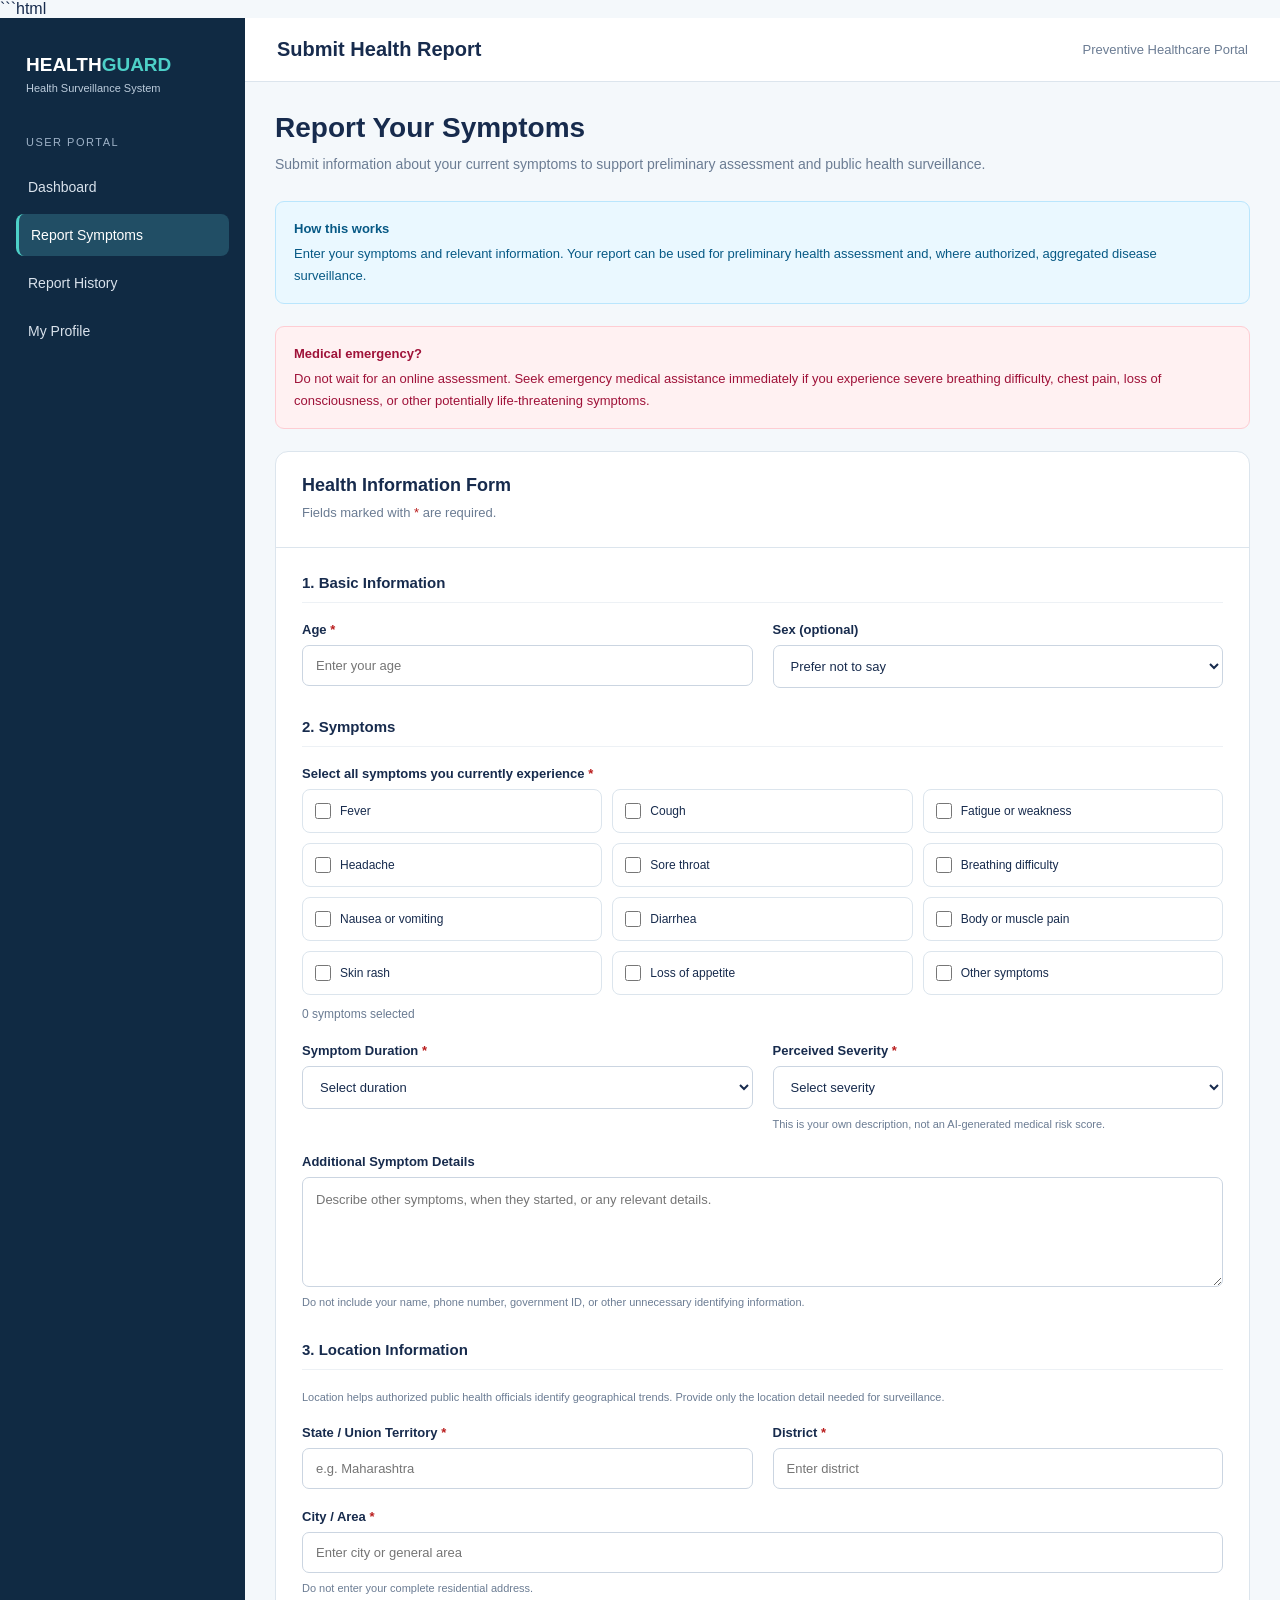
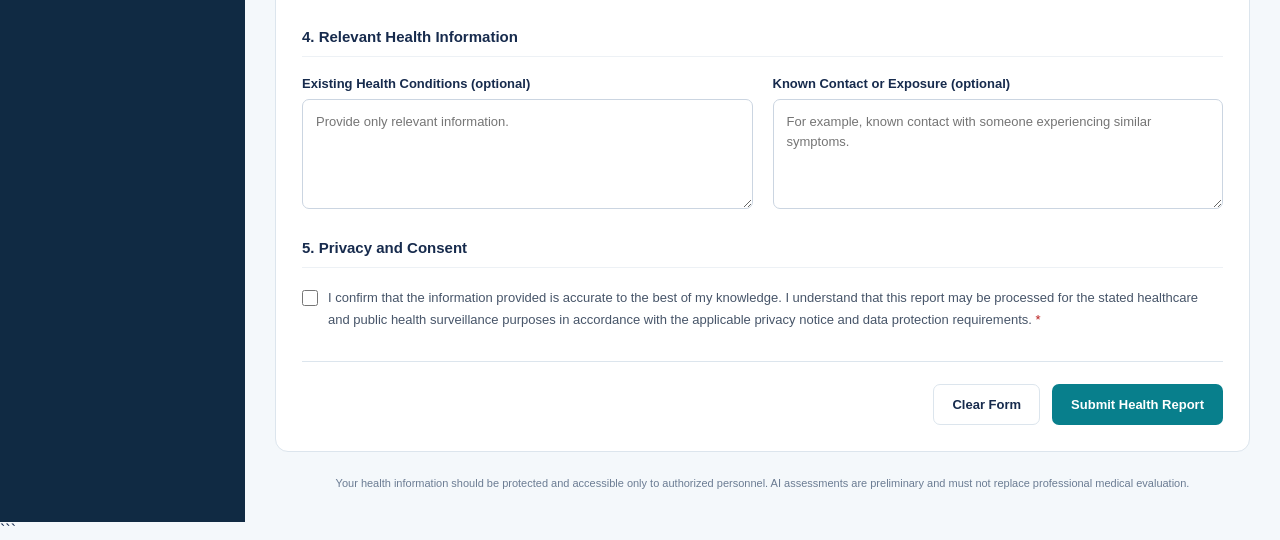
<file: frontend/admin/report-health.html>
```html
<!DOCTYPE html>
<html lang="en">
<head>
    <meta charset="UTF-8">
    <meta name="viewport" content="width=device-width, initial-scale=1.0">

    <title>Report Symptoms | Health Surveillance System</title>

    <style>
        :root {
            --primary: #087f8c;
            --primary-dark: #06636d;
            --background: #f4f8fb;
            --surface: #ffffff;
            --text: #172b4d;
            --muted: #6b7c93;
            --border: #dce5ed;
            --success: #15803d;
            --danger: #b91c1c;
        }

        * {
            box-sizing: border-box;
            margin: 0;
            padding: 0;
        }

        body {
            font-family: "Segoe UI", Arial, sans-serif;
            background: var(--background);
            color: var(--text);
        }

        button,
        input,
        select,
        textarea {
            font: inherit;
        }

        .layout {
            display: flex;
            min-height: 100vh;
        }

        /* Sidebar */

        .sidebar {
            width: 245px;
            flex-shrink: 0;
            background: #102a43;
            color: white;
            padding: 25px 16px;
        }

        .brand {
            font-size: 19px;
            font-weight: 700;
            line-height: 1.5;
            padding: 8px 10px 30px;
        }

        .brand span {
            color: #4dd0c8;
        }

        .brand small {
            font-size: 11px;
            font-weight: 400;
            color: #bcccdc;
        }

        .nav-label {
            font-size: 11px;
            color: #9fb3c8;
            letter-spacing: 1.5px;
            padding: 10px;
            margin-bottom: 8px;
        }

        .nav-link {
            display: block;
            color: #d9e2ec;
            text-decoration: none;
            padding: 13px 12px;
            border-radius: 8px;
            margin-bottom: 6px;
            font-size: 14px;
        }

        .nav-link:hover,
        .nav-link.active {
            background: #214e65;
            color: white;
        }

        .nav-link.active {
            border-left: 3px solid #4dd0c8;
        }

        /* Main */

        .main {
            flex: 1;
            min-width: 0;
        }

        .topbar {
            background: var(--surface);
            padding: 20px 32px;
            border-bottom: 1px solid var(--border);
            display: flex;
            justify-content: space-between;
            align-items: center;
            gap: 15px;
        }

        .topbar h2 {
            font-size: 20px;
        }

        .topbar p {
            color: var(--muted);
            font-size: 13px;
        }

        .content {
            max-width: 1050px;
            margin: auto;
            padding: 30px;
        }

        .page-heading {
            margin-bottom: 24px;
        }

        .page-heading h1 {
            font-size: 28px;
            margin-bottom: 9px;
        }

        .page-heading p {
            color: var(--muted);
            font-size: 14px;
            line-height: 1.7;
        }

        /* Notice */

        .notice {
            padding: 16px 18px;
            background: #eaf8ff;
            color: #075985;
            border: 1px solid #bae6fd;
            border-radius: 9px;
            font-size: 13px;
            line-height: 1.7;
            margin-bottom: 22px;
        }

        .notice strong {
            display: block;
            margin-bottom: 3px;
        }

        .emergency-notice {
            background: #fff1f2;
            color: #9f1239;
            border-color: #fecdd3;
        }

        /* Form */

        .form-card {
            background: var(--surface);
            border: 1px solid var(--border);
            border-radius: 13px;
            overflow: hidden;
        }

        .section-heading {
            padding: 23px 26px;
            border-bottom: 1px solid var(--border);
        }

        .section-heading h2 {
            font-size: 18px;
            margin-bottom: 7px;
        }

        .section-heading p {
            font-size: 13px;
            color: var(--muted);
            line-height: 1.6;
        }

        form {
            padding: 26px;
        }

        .form-section {
            margin-bottom: 30px;
        }

        .form-section h3 {
            font-size: 15px;
            margin-bottom: 19px;
            padding-bottom: 11px;
            border-bottom: 1px solid #edf1f5;
        }

        .form-grid {
            display: grid;
            grid-template-columns: repeat(2, minmax(0, 1fr));
            gap: 20px;
        }

        .form-group {
            min-width: 0;
        }

        .full-width {
            grid-column: 1 / -1;
        }

        label,
        .field-label {
            display: block;
            font-size: 13px;
            font-weight: 600;
            margin-bottom: 8px;
        }

        .required {
            color: var(--danger);
        }

        input,
        select,
        textarea {
            width: 100%;
            border: 1px solid #cbd5e1;
            background: white;
            color: var(--text);
            padding: 12px 13px;
            border-radius: 7px;
            outline: none;
            font-size: 13px;
        }

        input:focus,
        select:focus,
        textarea:focus {
            border-color: var(--primary);
            box-shadow: 0 0 0 3px rgba(8, 127, 140, 0.12);
        }

        input:disabled,
        select:disabled,
        textarea:disabled {
            background: #f1f5f9;
            cursor: not-allowed;
        }

        textarea {
            min-height: 110px;
            resize: vertical;
            line-height: 1.6;
        }

        .help-text {
            color: var(--muted);
            font-size: 11px;
            line-height: 1.6;
            margin-top: 7px;
        }

        /* Symptom selection */

        .symptom-grid {
            display: grid;
            grid-template-columns: repeat(3, minmax(0, 1fr));
            gap: 10px;
        }

        .symptom-option {
            display: flex;
            align-items: center;
            gap: 9px;
            padding: 12px;
            border: 1px solid var(--border);
            border-radius: 8px;
            cursor: pointer;
            font-size: 12px;
            font-weight: 400;
            line-height: 1.5;
            margin: 0;
        }

        .symptom-option:hover {
            background: #f0fdfa;
            border-color: var(--primary);
        }

        .symptom-option input {
            width: 16px;
            height: 16px;
            flex-shrink: 0;
            accent-color: var(--primary);
        }

        .selected-count {
            font-size: 12px;
            color: var(--muted);
            margin-top: 12px;
        }

        /* Consent */

        .consent-box {
            display: flex;
            align-items: flex-start;
            gap: 10px;
            font-size: 12px;
            line-height: 1.7;
            color: #475569;
        }

        .consent-box input {
            width: 16px;
            height: 16px;
            margin-top: 3px;
            flex-shrink: 0;
            accent-color: var(--primary);
        }

        .consent-box label {
            margin: 0;
            font-weight: 400;
        }

        /* Buttons */

        .form-actions {
            display: flex;
            justify-content: flex-end;
            gap: 12px;
            padding-top: 22px;
            border-top: 1px solid var(--border);
        }

        .btn {
            display: inline-flex;
            justify-content: center;
            align-items: center;
            gap: 8px;
            border-radius: 7px;
            padding: 12px 18px;
            border: 1px solid transparent;
            cursor: pointer;
            font-size: 13px;
            font-weight: 600;
            text-decoration: none;
        }

        .btn-primary {
            background: var(--primary);
            color: white;
        }

        .btn-primary:hover {
            background: var(--primary-dark);
        }

        .btn-secondary {
            background: white;
            border-color: var(--border);
            color: var(--text);
        }

        .btn:disabled {
            opacity: 0.65;
            cursor: wait;
        }

        /* Feedback */

        .feedback {
            display: none;
            padding: 14px 16px;
            border-radius: 8px;
            margin-bottom: 22px;
            font-size: 13px;
            line-height: 1.7;
        }

        .feedback.success {
            display: block;
            background: #dcfce7;
            color: #166534;
            border: 1px solid #bbf7d0;
        }

        .feedback.error {
            display: block;
            background: #fee2e2;
            color: #991b1b;
            border: 1px solid #fecaca;
        }

        .feedback.info {
            display: block;
            background: #e0f2fe;
            color: #075985;
            border: 1px solid #bae6fd;
        }

        .footer-note {
            margin-top: 22px;
            color: var(--muted);
            font-size: 11px;
            line-height: 1.7;
            text-align: center;
        }

        @media (max-width: 850px) {
            .sidebar {
                width: 200px;
            }

            .content {
                padding: 22px;
            }

            .symptom-grid {
                grid-template-columns: repeat(2, minmax(0, 1fr));
            }
        }

        @media (max-width: 600px) {
            .layout {
                display: block;
            }

            .sidebar {
                width: 100%;
                padding: 14px;
            }

            .brand {
                padding: 8px 5px 15px;
            }

            .nav-label {
                display: none;
            }

            .sidebar nav {
                display: flex;
                gap: 5px;
                overflow-x: auto;
            }

            .nav-link {
                white-space: nowrap;
                margin-bottom: 0;
                padding: 10px;
            }

            .topbar {
                padding: 17px;
            }

            .content {
                padding: 18px 12px;
            }

            .page-heading h1 {
                font-size: 23px;
            }

            .section-heading,
            form {
                padding: 19px 15px;
            }

            .form-grid {
                grid-template-columns: 1fr;
            }

            .full-width {
                grid-column: auto;
            }

            .symptom-grid {
                grid-template-columns: 1fr 1fr;
                gap: 8px;
            }

            .symptom-option {
                padding: 10px 8px;
            }

            .form-actions {
                flex-direction: column-reverse;
            }

            .form-actions .btn {
                width: 100%;
            }
        }
    </style>
</head>

<body>

<div class="layout">

    <!-- Sidebar -->
    <aside class="sidebar">

        <div class="brand">
            HEALTH<span>GUARD</span><br>
            <small>Health Surveillance System</small>
        </div>

        <div class="nav-label">USER PORTAL</div>

        <nav>
            <a class="nav-link" href="dashboard.html">Dashboard</a>

            <a class="nav-link active"
               href="report-health.html"
               aria-current="page">
                Report Symptoms
            </a>

            <a class="nav-link" href="report-history.html">
                Report History
            </a>

            <a class="nav-link" href="profile.html">
                My Profile
            </a>
        </nav>

    </aside>

    <!-- Main content -->
    <main class="main">

        <header class="topbar">
            <h2>Submit Health Report</h2>
            <p>Preventive Healthcare Portal</p>
        </header>

        <div class="content">

            <div class="page-heading">
                <h1>Report Your Symptoms</h1>

                <p>
                    Submit information about your current symptoms to support
                    preliminary assessment and public health surveillance.
                </p>
            </div>

            <div class="notice">
                <strong>How this works</strong>
                Enter your symptoms and relevant information. Your report can
                be used for preliminary health assessment and, where
                authorized, aggregated disease surveillance.
            </div>

            <div class="notice emergency-notice">
                <strong>Medical emergency?</strong>
                Do not wait for an online assessment. Seek emergency medical
                assistance immediately if you experience severe breathing
                difficulty, chest pain, loss of consciousness, or other
                potentially life-threatening symptoms.
            </div>

            <div id="feedback" class="feedback"
                 role="status" aria-live="polite"></div>

            <section class="form-card">

                <div class="section-heading">
                    <h2>Health Information Form</h2>

                    <p>
                        Fields marked with <span class="required">*</span>
                        are required.
                    </p>
                </div>

                <form id="healthReportForm">

                    <!-- Section 1 -->
                    <section class="form-section">

                        <h3>1. Basic Information</h3>

                        <div class="form-grid">

                            <div class="form-group">
                                <label for="age">
                                    Age <span class="required">*</span>
                                </label>

                                <input
                                    type="number"
                                    id="age"
                                    name="age"
                                    min="0"
                                    max="120"
                                    step="1"
                                    required
                                    placeholder="Enter your age"
                                >
                            </div>

                            <div class="form-group">
                                <label for="sex">Sex (optional)</label>

                                <select id="sex" name="sex">
                                    <option value="">Prefer not to say</option>
                                    <option value="female">Female</option>
                                    <option value="male">Male</option>
                                    <option value="intersex">Intersex</option>
                                    <option value="other">Other</option>
                                </select>
                            </div>

                        </div>

                    </section>

                    <!-- Section 2 -->
                    <section class="form-section">

                        <h3>2. Symptoms</h3>

                        <div class="form-group">

                            <span class="field-label">
                                Select all symptoms you currently experience
                                <span class="required">*</span>
                            </span>

                            <div class="symptom-grid">

                                <label class="symptom-option">
                                    <input type="checkbox"
                                           name="symptoms"
                                           value="fever">
                                    Fever
                                </label>

                                <label class="symptom-option">
                                    <input type="checkbox"
                                           name="symptoms"
                                           value="cough">
                                    Cough
                                </label>

                                <label class="symptom-option">
                                    <input type="checkbox"
                                           name="symptoms"
                                           value="fatigue">
                                    Fatigue or weakness
                                </label>

                                <label class="symptom-option">
                                    <input type="checkbox"
                                           name="symptoms"
                                           value="headache">
                                    Headache
                                </label>

                                <label class="symptom-option">
                                    <input type="checkbox"
                                           name="symptoms"
                                           value="sore_throat">
                                    Sore throat
                                </label>

                                <label class="symptom-option">
                                    <input type="checkbox"
                                           name="symptoms"
                                           value="breathing_difficulty">
                                    Breathing difficulty
                                </label>

                                <label class="symptom-option">
                                    <input type="checkbox"
                                           name="symptoms"
                                           value="nausea">
                                    Nausea or vomiting
                                </label>

                                <label class="symptom-option">
                                    <input type="checkbox"
                                           name="symptoms"
                                           value="diarrhea">
                                    Diarrhea
                                </label>

                                <label class="symptom-option">
                                    <input type="checkbox"
                                           name="symptoms"
                                           value="body_pain">
                                    Body or muscle pain
                                </label>

                                <label class="symptom-option">
                                    <input type="checkbox"
                                           name="symptoms"
                                           value="skin_rash">
                                    Skin rash
                                </label>

                                <label class="symptom-option">
                                    <input type="checkbox"
                                           name="symptoms"
                                           value="loss_of_appetite">
                                    Loss of appetite
                                </label>

                                <label class="symptom-option">
                                    <input type="checkbox"
                                           name="symptoms"
                                           value="other">
                                    Other symptoms
                                </label>

                            </div>

                            <p class="selected-count" id="symptomCount">
                                0 symptoms selected
                            </p>

                        </div>

                        <div class="form-grid" style="margin-top:22px;">

                            <div class="form-group">
                                <label for="duration">
                                    Symptom Duration
                                    <span class="required">*</span>
                                </label>

                                <select id="duration"
                                        name="duration"
                                        required>
                                    <option value="">Select duration</option>
                                    <option value="less_than_24_hours">
                                        Less than 24 hours
                                    </option>
                                    <option value="1_3_days">
                                        1–3 days
                                    </option>
                                    <option value="4_7_days">
                                        4–7 days
                                    </option>
                                    <option value="more_than_7_days">
                                        More than 7 days
                                    </option>
                                </select>
                            </div>

                            <div class="form-group">
                                <label for="severity">
                                    Perceived Severity
                                    <span class="required">*</span>
                                </label>

                                <select id="severity"
                                        name="severity"
                                        required>
                                    <option value="">Select severity</option>
                                    <option value="mild">Mild</option>
                                    <option value="moderate">Moderate</option>
                                    <option value="severe">Severe</option>
                                </select>

                                <p class="help-text">
                                    This is your own description, not an
                                    AI-generated medical risk score.
                                </p>
                            </div>

                            <div class="form-group full-width">
                                <label for="otherSymptoms">
                                    Additional Symptom Details
                                </label>

                                <textarea
                                    id="otherSymptoms"
                                    name="other_symptoms"
                                    maxlength="1000"
                                    placeholder="Describe other symptoms, when they started, or any relevant details."
                                ></textarea>

                                <p class="help-text">
                                    Do not include your name, phone number,
                                    government ID, or other unnecessary
                                    identifying information.
                                </p>
                            </div>

                        </div>

                    </section>

                    <!-- Section 3 -->
                    <section class="form-section">

                        <h3>3. Location Information</h3>

                        <p class="help-text" style="margin-bottom:18px;">
                            Location helps authorized public health officials
                            identify geographical trends. Provide only the
                            location detail needed for surveillance.
                        </p>

                        <div class="form-grid">

                            <div class="form-group">
                                <label for="state">
                                    State / Union Territory
                                    <span class="required">*</span>
                                </label>

                                <input
                                    type="text"
                                    id="state"
                                    name="state"
                                    maxlength="100"
                                    required
                                    autocomplete="address-level1"
                                    placeholder="e.g. Maharashtra"
                                >
                            </div>

                            <div class="form-group">
                                <label for="district">
                                    District <span class="required">*</span>
                                </label>

                                <input
                                    type="text"
                                    id="district"
                                    name="district"
                                    maxlength="100"
                                    required
                                    autocomplete="address-level2"
                                    placeholder="Enter district"
                                >
                            </div>

                            <div class="form-group full-width">
                                <label for="region">
                                    City / Area
                                    <span class="required">*</span>
                                </label>

                                <input
                                    type="text"
                                    id="region"
                                    name="region"
                                    maxlength="150"
                                    required
                                    placeholder="Enter city or general area"
                                >

                                <p class="help-text">
                                    Do not enter your complete residential
                                    address.
                                </p>
                            </div>

                        </div>

                    </section>

                    <!-- Section 4 -->
                    <section class="form-section">

                        <h3>4. Relevant Health Information</h3>

                        <div class="form-grid">

                            <div class="form-group">
                                <label for="existingConditions">
                                    Existing Health Conditions (optional)
                                </label>

                                <textarea
                                    id="existingConditions"
                                    name="existing_conditions"
                                    maxlength="500"
                                    placeholder="Provide only relevant information."
                                ></textarea>
                            </div>

                            <div class="form-group">
                                <label for="exposure">
                                    Known Contact or Exposure (optional)
                                </label>

                                <textarea
                                    id="exposure"
                                    name="exposure"
                                    maxlength="500"
                                    placeholder="For example, known contact with someone experiencing similar symptoms."
                                ></textarea>
                            </div>

                        </div>

                    </section>

                    <!-- Consent -->
                    <section class="form-section">

                        <h3>5. Privacy and Consent</h3>

                        <div class="consent-box">

                            <input
                                type="checkbox"
                                id="consent"
                                name="consent"
                                required
                            >

                            <label for="consent">
                                I confirm that the information provided is
                                accurate to the best of my knowledge. I
                                understand that this report may be processed
                                for the stated healthcare and public health
                                surveillance purposes in accordance with the
                                applicable privacy notice and data protection
                                requirements.
                                <span class="required">*</span>
                            </label>

                        </div>

                    </section>

                    <!-- Actions -->
                    <div class="form-actions">

                        <button type="reset" class="btn btn-secondary">
                            Clear Form
                        </button>

                        <button type="submit"
                                id="submitBtn"
                                class="btn btn-primary">
                            Submit Health Report
                        </button>

                    </div>

                </form>

            </section>

            <p class="footer-note">
                Your health information should be protected and accessible
                only to authorized personnel. AI assessments are preliminary
                and must not replace professional medical evaluation.
            </p>

        </div>

    </main>

</div>

<script>
    /*
     * DEMO_MODE = true:
     * Validates the form and displays a demo confirmation.
     * It does NOT save the report to the database.
     *
     * DEMO_MODE = false:
     * Sends the report to the FastAPI backend.
     */

    const DEMO_MODE = true;

    const API_BASE_URL = "http://127.0.0.1:8000";

    const form = document.getElementById("healthReportForm");
    const submitBtn = document.getElementById("submitBtn");
    const feedback = document.getElementById("feedback");

    const symptomCheckboxes = [
        ...document.querySelectorAll('input[name="symptoms"]')
    ];

    function updateSymptomCount() {
        const count = symptomCheckboxes.filter(
            checkbox => checkbox.checked
        ).length;

        document.getElementById("symptomCount").textContent =
            `${count} symptom${count === 1 ? "" : "s"} selected`;
    }

    symptomCheckboxes.forEach(checkbox => {
        checkbox.addEventListener("change", updateSymptomCount);
    });

    function showFeedback(message, type) {
        feedback.className = `feedback ${type}`;
        feedback.textContent = message;

        feedback.scrollIntoView({
            behavior: "smooth",
            block: "center"
        });
    }

    function getFormData() {
        const formData = new FormData(form);

        const symptoms = formData.getAll("symptoms");

        return {
            age: Number(formData.get("age")),
            sex: formData.get("sex") || null,

            symptoms: symptoms,

            duration: formData.get("duration"),
            severity: formData.get("severity"),

            other_symptoms:
                formData.get("other_symptoms").trim(),

            state: formData.get("state").trim(),
            district: formData.get("district").trim(),
            region: formData.get("region").trim(),

            existing_conditions:
                formData.get("existing_conditions").trim(),

            exposure: formData.get("exposure").trim(),

            consent: formData.get("consent") === "on"
        };
    }

    function validateReport(data) {
        if (!Number.isInteger(data.age) ||
            data.age < 0 ||
            data.age > 120) {
            return "Please enter a valid age between 0 and 120.";
        }

        if (data.symptoms.length === 0) {
            return "Please select at least one symptom.";
        }

        if (!data.duration || !data.severity) {
            return "Please select symptom duration and severity.";
        }

        if (!data.state || !data.district || !data.region) {
            return "Please complete the required location fields.";
        }

        if (!data.consent) {
            return "Please confirm the consent statement before submitting.";
        }

        return null;
    }

    form.addEventListener("reset", () => {
        setTimeout(() => {
            updateSymptomCount();

            feedback.className = "feedback";
            feedback.textContent = "";
        }, 0);
    });

    form.addEventListener("submit", async event => {
        event.preventDefault();

        feedback.className = "feedback";
        feedback.textContent = "";

        if (!form.reportValidity()) {
            return;
        }

        const reportData = getFormData();
        const validationError = validateReport(reportData);

        if (validationError) {
            showFeedback(validationError, "error");
            return;
        }

        submitBtn.disabled = true;
        submitBtn.textContent = "Submitting...";

        try {
            if (DEMO_MODE) {
                /*
                 * Demo mode deliberately avoids storing health data
                 * in localStorage or sending it to an external service.
                 */

                await new Promise(resolve => setTimeout(resolve, 400));

                showFeedback(
                    "Demo submission successful. No report was saved to a database. Connect the FastAPI endpoint to enable actual submissions.",
                    "success"
                );

                form.reset();
                return;
            }

            /*
             * Replace the endpoint below with the actual route in
             * your FastAPI backend.
             *
             * This example assumes authentication uses a secure,
             * same-site session cookie.
             */

            const response = await fetch(
                `${API_BASE_URL}/api/health/reports`,
                {
                    method: "POST",
                    credentials: "include",
                    headers: {
                        "Content-Type": "application/json",
                        "Accept": "application/json"
                    },
                    body: JSON.stringify(reportData)
                }
            );

            const result = await response.json().catch(() => ({}));

            if (!response.ok) {
                if (response.status === 401) {
                    throw new Error(
                        "Please log in before submitting a health report."
                    );
                }

                if (response.status === 422) {
                    throw new Error(
                        "The report data was rejected. Check the required fields and backend schema."
                    );
                }

                throw new Error(
                    result.detail || "Unable to submit the report."
                );
            }

            showFeedback(
                "Your health report has been submitted successfully. " +
                "Report ID: " + (result.id ?? result.report_id ?? "Created") +
                ". You can check its status in Report History.",
                "success"
            );

            form.reset();

        } catch (error) {
            console.error("Health report submission failed:", error);

            showFeedback(
                error.message ||
                "A connection error occurred. Please try again.",
                "error"
            );

        } finally {
            submitBtn.disabled = false;
            submitBtn.textContent = "Submit Health Report";
        }
    });
</script>

</body>
</html>
```
</file>
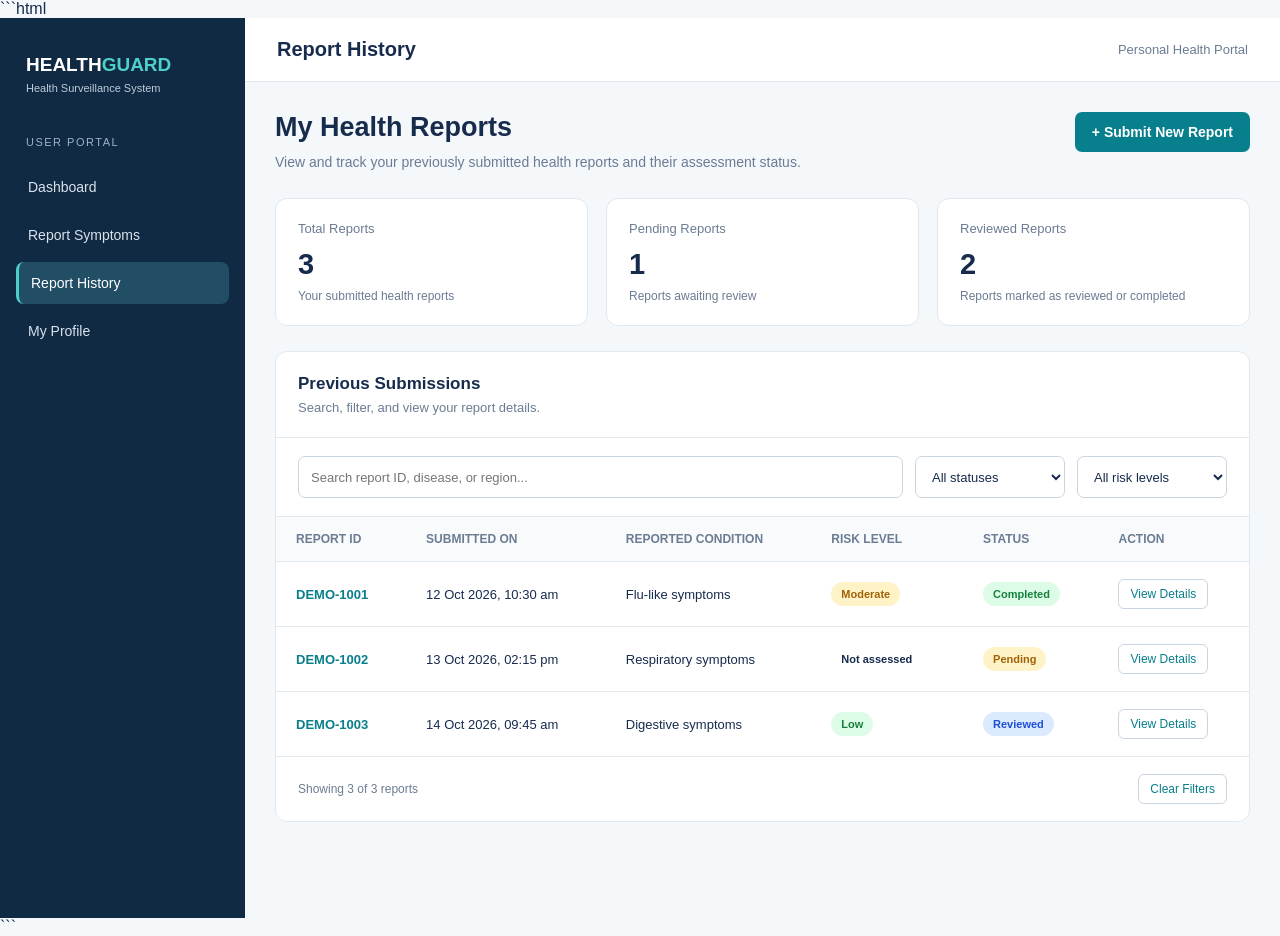
<file: frontend/admin/report-history.html>
```html
<!DOCTYPE html>
<html lang="en">
<head>
    <meta charset="UTF-8">
    <meta name="viewport" content="width=device-width, initial-scale=1.0">

    <title>Report History | Health Surveillance System</title>

    <style>
        :root {
            --primary: #087f8c;
            --primary-dark: #06636d;
            --background: #f4f8fb;
            --surface: #ffffff;
            --text: #172b4d;
            --muted: #6b7c93;
            --border: #e2e8f0;
            --success: #16803c;
            --warning: #a16207;
            --danger: #b91c1c;
        }

        * {
            margin: 0;
            padding: 0;
            box-sizing: border-box;
        }

        body {
            font-family: "Segoe UI", Arial, sans-serif;
            background: var(--background);
            color: var(--text);
        }

        .layout {
            display: flex;
            min-height: 100vh;
        }

        /* Sidebar */

        .sidebar {
            width: 245px;
            background: #102a43;
            color: white;
            padding: 25px 16px;
            flex-shrink: 0;
        }

        .brand {
            font-size: 19px;
            font-weight: 700;
            padding: 8px 10px 30px;
            line-height: 1.5;
        }

        .brand span {
            color: #4dd0c8;
        }

        .nav-label {
            font-size: 11px;
            color: #9fb3c8;
            letter-spacing: 1.5px;
            padding: 10px;
            margin-bottom: 8px;
        }

        .nav-link {
            display: block;
            color: #d9e2ec;
            text-decoration: none;
            padding: 13px 12px;
            border-radius: 8px;
            margin-bottom: 6px;
            font-size: 14px;
            transition: 0.2s;
        }

        .nav-link:hover,
        .nav-link.active {
            background: #214e65;
            color: #ffffff;
        }

        .nav-link.active {
            border-left: 3px solid #4dd0c8;
        }

        /* Main content */

        .main {
            flex: 1;
            min-width: 0;
        }

        .topbar {
            background: var(--surface);
            padding: 20px 32px;
            display: flex;
            justify-content: space-between;
            align-items: center;
            border-bottom: 1px solid var(--border);
            gap: 15px;
        }

        .topbar h2 {
            font-size: 20px;
        }

        .user-info {
            font-size: 13px;
            color: var(--muted);
        }

        .content {
            padding: 30px;
            max-width: 1500px;
            margin: auto;
        }

        .page-heading {
            display: flex;
            justify-content: space-between;
            align-items: flex-start;
            gap: 15px;
            margin-bottom: 25px;
        }

        .page-heading h1 {
            font-size: 27px;
            margin-bottom: 8px;
        }

        .page-heading p {
            color: var(--muted);
            font-size: 14px;
            line-height: 1.6;
        }

        .primary-btn {
            background: var(--primary);
            color: white;
            border: none;
            border-radius: 7px;
            padding: 12px 17px;
            text-decoration: none;
            cursor: pointer;
            font-size: 14px;
            font-weight: 600;
            white-space: nowrap;
        }

        .primary-btn:hover {
            background: var(--primary-dark);
        }

        /* Statistics */

        .stats {
            display: grid;
            grid-template-columns: repeat(3, minmax(0, 1fr));
            gap: 18px;
            margin-bottom: 25px;
        }

        .stat-card {
            background: var(--surface);
            border: 1px solid var(--border);
            border-radius: 12px;
            padding: 22px;
        }

        .stat-label {
            color: var(--muted);
            font-size: 13px;
            margin-bottom: 12px;
        }

        .stat-value {
            font-size: 29px;
            font-weight: 700;
        }

        .stat-note {
            font-size: 12px;
            color: var(--muted);
            margin-top: 8px;
        }

        /* History panel */

        .history-panel {
            background: var(--surface);
            border: 1px solid var(--border);
            border-radius: 12px;
            overflow: hidden;
        }

        .panel-heading {
            padding: 22px;
            border-bottom: 1px solid var(--border);
        }

        .panel-heading h3 {
            font-size: 17px;
            margin-bottom: 6px;
        }

        .panel-heading p {
            font-size: 13px;
            color: var(--muted);
        }

        .filters {
            padding: 18px 22px;
            display: flex;
            gap: 12px;
            flex-wrap: wrap;
            border-bottom: 1px solid var(--border);
        }

        .filters input,
        .filters select {
            min-height: 42px;
            padding: 10px 12px;
            border: 1px solid #cbd5e1;
            border-radius: 7px;
            background: white;
            font-size: 13px;
            color: var(--text);
        }

        .filters input {
            flex: 1;
            min-width: 180px;
        }

        .filters select {
            min-width: 150px;
        }

        .table-wrapper {
            overflow-x: auto;
        }

        table {
            width: 100%;
            border-collapse: collapse;
            text-align: left;
            white-space: nowrap;
        }

        th {
            background: #f8fafc;
            color: var(--muted);
            font-size: 12px;
            font-weight: 600;
            padding: 15px 20px;
        }

        td {
            padding: 17px 20px;
            border-top: 1px solid var(--border);
            font-size: 13px;
        }

        tbody tr:hover {
            background: #f8fbfd;
        }

        .report-id {
            font-weight: 600;
            color: var(--primary);
        }

        .badge {
            display: inline-block;
            padding: 6px 10px;
            border-radius: 20px;
            font-size: 11px;
            font-weight: 600;
        }

        .badge-pending {
            color: var(--warning);
            background: #fef3c7;
        }

        .badge-reviewed {
            color: #1d4ed8;
            background: #dbeafe;
        }

        .badge-completed {
            color: var(--success);
            background: #dcfce7;
        }

        .badge-high {
            color: var(--danger);
            background: #fee2e2;
        }

        .badge-moderate {
            color: var(--warning);
            background: #fef3c7;
        }

        .badge-low {
            color: var(--success);
            background: #dcfce7;
        }

        .action-btn {
            border: 1px solid #cbd5e1;
            background: white;
            color: var(--primary);
            border-radius: 6px;
            padding: 7px 11px;
            cursor: pointer;
            font-size: 12px;
        }

        .action-btn:hover {
            background: #e6fffb;
        }

        .empty-state {
            display: none;
            text-align: center;
            padding: 45px 20px;
            color: var(--muted);
        }

        .empty-state h3 {
            color: var(--text);
            margin-bottom: 8px;
        }

        .pagination {
            padding: 17px 22px;
            border-top: 1px solid var(--border);
            display: flex;
            justify-content: space-between;
            align-items: center;
            font-size: 12px;
            color: var(--muted);
        }

        /* Report details modal */

        .modal {
            position: fixed;
            inset: 0;
            background: rgba(15, 23, 42, 0.55);
            display: none;
            justify-content: center;
            align-items: center;
            padding: 20px;
            z-index: 10;
        }

        .modal.open {
            display: flex;
        }

        .modal-content {
            background: white;
            border-radius: 12px;
            width: 100%;
            max-width: 520px;
            max-height: 85vh;
            overflow-y: auto;
            padding: 25px;
        }

        .modal-header {
            display: flex;
            justify-content: space-between;
            gap: 15px;
            margin-bottom: 22px;
        }

        .close-btn {
            border: none;
            background: transparent;
            font-size: 25px;
            cursor: pointer;
            color: var(--muted);
        }

        .detail-row {
            padding: 13px 0;
            border-bottom: 1px solid var(--border);
        }

        .detail-label {
            display: block;
            font-size: 12px;
            color: var(--muted);
            margin-bottom: 6px;
        }

        .detail-value {
            font-size: 14px;
            line-height: 1.6;
            overflow-wrap: anywhere;
        }

        .disclaimer {
            font-size: 12px;
            line-height: 1.6;
            background: #f0f9ff;
            padding: 13px;
            border-radius: 7px;
            margin-top: 18px;
            color: #075985;
        }

        /* Responsive layout */

        @media (max-width: 850px) {
            .sidebar {
                width: 190px;
            }

            .content {
                padding: 20px;
            }

            .stats {
                grid-template-columns: 1fr;
            }
        }

        @media (max-width: 600px) {
            .layout {
                display: block;
            }

            .sidebar {
                width: 100%;
                padding: 14px;
            }

            .brand {
                padding: 8px 5px 15px;
            }

            .nav-label {
                display: none;
            }

            .sidebar nav {
                display: flex;
                gap: 5px;
                overflow-x: auto;
            }

            .nav-link {
                white-space: nowrap;
                margin-bottom: 0;
                padding: 10px;
            }

            .topbar {
                padding: 17px;
            }

            .content {
                padding: 17px 12px;
            }

            .page-heading {
                flex-direction: column;
            }

            .page-heading h1 {
                font-size: 23px;
            }

            .filters {
                padding: 14px;
            }

            .filters input,
            .filters select {
                width: 100%;
            }

            .pagination {
                align-items: flex-start;
                gap: 10px;
                flex-direction: column;
            }
        }
    </style>
</head>

<body>

<div class="layout">

    <!-- Sidebar -->
    <aside class="sidebar">

        <div class="brand">
            HEALTH<span>GUARD</span><br>
            <small style="font-size:11px;font-weight:400;color:#bcccdc;">
                Health Surveillance System
            </small>
        </div>

        <div class="nav-label">USER PORTAL</div>

        <nav>
            <a class="nav-link" href="dashboard.html">Dashboard</a>
            <a class="nav-link" href="report-health.html">Report Symptoms</a>
            <a class="nav-link active" href="report-history.html"
               aria-current="page">Report History</a>
            <a class="nav-link" href="profile.html">My Profile</a>
        </nav>

    </aside>

    <!-- Main content -->
    <main class="main">

        <header class="topbar">
            <h2>Report History</h2>
            <div class="user-info">Personal Health Portal</div>
        </header>

        <section class="content">

            <div class="page-heading">
                <div>
                    <h1>My Health Reports</h1>
                    <p>
                        View and track your previously submitted health reports
                        and their assessment status.
                    </p>
                </div>

                <a href="report-health.html" class="primary-btn">
                    + Submit New Report
                </a>
            </div>

            <!-- Summary cards -->
            <div class="stats">

                <div class="stat-card">
                    <div class="stat-label">Total Reports</div>
                    <div class="stat-value" id="totalReports">0</div>
                    <div class="stat-note">Your submitted health reports</div>
                </div>

                <div class="stat-card">
                    <div class="stat-label">Pending Reports</div>
                    <div class="stat-value" id="pendingReports">0</div>
                    <div class="stat-note">Reports awaiting review</div>
                </div>

                <div class="stat-card">
                    <div class="stat-label">Reviewed Reports</div>
                    <div class="stat-value" id="reviewedReports">0</div>
                    <div class="stat-note">Reports marked as reviewed or completed</div>
                </div>

            </div>

            <!-- Report history -->
            <section class="history-panel">

                <div class="panel-heading">
                    <h3>Previous Submissions</h3>
                    <p>Search, filter, and view your report details.</p>
                </div>

                <div class="filters">

                    <input
                        type="search"
                        id="searchInput"
                        placeholder="Search report ID, disease, or region..."
                        aria-label="Search reports"
                    >

                    <select id="statusFilter" aria-label="Filter by report status">
                        <option value="">All statuses</option>
                        <option value="pending">Pending</option>
                        <option value="reviewed">Reviewed</option>
                        <option value="completed">Completed</option>
                    </select>

                    <select id="riskFilter" aria-label="Filter by risk level">
                        <option value="">All risk levels</option>
                        <option value="high">High</option>
                        <option value="moderate">Moderate</option>
                        <option value="low">Low</option>
                        <option value="unassessed">Not assessed</option>
                    </select>

                </div>

                <div class="table-wrapper" id="tableWrapper">

                    <table>
                        <thead>
                            <tr>
                                <th>REPORT ID</th>
                                <th>SUBMITTED ON</th>
                                <th>REPORTED CONDITION</th>
                                <th>RISK LEVEL</th>
                                <th>STATUS</th>
                                <th>ACTION</th>
                            </tr>
                        </thead>

                        <tbody id="reportTableBody"></tbody>
                    </table>

                </div>

                <div class="empty-state" id="emptyState">
                    <h3>No reports found</h3>
                    <p>Try changing your search or filters.</p>
                </div>

                <div class="pagination">
                    <span id="resultCount">Showing 0 reports</span>
                    <button class="action-btn" id="clearFiltersBtn">
                        Clear Filters
                    </button>
                </div>

            </section>

        </section>

    </main>

</div>

<!-- Report details modal -->
<div
    class="modal"
    id="reportModal"
    role="dialog"
    aria-modal="true"
    aria-labelledby="modalTitle"
>
    <div class="modal-content">

        <div class="modal-header">
            <div>
                <h2 id="modalTitle">Report Details</h2>
                <p style="font-size:12px;color:#6b7c93;margin-top:6px;">
                    Your health report information
                </p>
            </div>

            <button class="close-btn" id="closeModalBtn"
                    aria-label="Close report details">&times;</button>
        </div>

        <div id="reportDetails"></div>

        <div class="disclaimer">
            <strong>Important:</strong> This system provides preliminary
            health information, not a confirmed medical diagnosis.
            Consult a qualified healthcare professional for medical advice.
        </div>

    </div>
</div>

<script>
    /*
     * DEMO MODE
     *
     * Set DEMO_MODE to false when connecting the real backend.
     * Demo reports are fictional and are shown only for interface testing.
     */

    const DEMO_MODE = true;

    const API_BASE_URL = "http://127.0.0.1:8000";

    let reports = [];

    const tableBody = document.getElementById("reportTableBody");
    const searchInput = document.getElementById("searchInput");
    const statusFilter = document.getElementById("statusFilter");
    const riskFilter = document.getElementById("riskFilter");
    const emptyState = document.getElementById("emptyState");
    const tableWrapper = document.getElementById("tableWrapper");
    const modal = document.getElementById("reportModal");

    /*
     * Fictional demonstration data.
     * No real patient information is included.
     */

    const demoReports = [
        {
            id: "DEMO-1001",
            created_at: "2026-10-12T10:30:00",
            disease_name: "Flu-like symptoms",
            symptoms: ["Fever", "Cough", "Fatigue"],
            region: "Demo District",
            status: "completed",
            risk_level: "moderate",
            assessment: "Preliminary assessment recorded."
        },
        {
            id: "DEMO-1002",
            created_at: "2026-10-13T14:15:00",
            disease_name: "Respiratory symptoms",
            symptoms: ["Cough", "Sore throat"],
            region: "Demo District",
            status: "pending",
            risk_level: "unassessed",
            assessment: "Assessment has not yet been completed."
        },
        {
            id: "DEMO-1003",
            created_at: "2026-10-14T09:45:00",
            disease_name: "Digestive symptoms",
            symptoms: ["Nausea", "Stomach discomfort"],
            region: "Demo District",
            status: "reviewed",
            risk_level: "low",
            assessment: "Preliminary assessment recorded."
        }
    ];

    function escapeHTML(value) {
        return String(value ?? "").replace(/[&<>"']/g, character => ({
            "&": "&amp;",
            "<": "&lt;",
            ">": "&gt;",
            '"': "&quot;",
            "'": "&#39;"
        })[character]);
    }

    function formatDate(value) {
        if (!value) return "Not available";

        const date = new Date(value);

        if (Number.isNaN(date.getTime())) {
            return "Not available";
        }

        return date.toLocaleString("en-IN", {
            day: "2-digit",
            month: "short",
            year: "numeric",
            hour: "2-digit",
            minute: "2-digit"
        });
    }

    function normalizeStatus(status) {
        const value = String(status || "pending").toLowerCase();

        if (["completed", "reviewed", "pending"].includes(value)) {
            return value;
        }

        return "pending";
    }

    function normalizeRisk(risk) {
        const value = String(risk || "unassessed").toLowerCase();

        if (["high", "moderate", "low"].includes(value)) {
            return value;
        }

        return "unassessed";
    }

    function getStatusBadge(status) {
        const safeStatus = normalizeStatus(status);

        return `
            <span class="badge badge-${safeStatus}">
                ${escapeHTML(
                    safeStatus.charAt(0).toUpperCase() + safeStatus.slice(1)
                )}
            </span>
        `;
    }

    function getRiskBadge(risk) {
        const safeRisk = normalizeRisk(risk);

        if (safeRisk === "unassessed") {
            return '<span class="badge">Not assessed</span>';
        }

        return `
            <span class="badge badge-${safeRisk}">
                ${escapeHTML(
                    safeRisk.charAt(0).toUpperCase() + safeRisk.slice(1)
                )}
            </span>
        `;
    }

    function updateStatistics() {
        document.getElementById("totalReports").textContent = reports.length;

        document.getElementById("pendingReports").textContent =
            reports.filter(report =>
                normalizeStatus(report.status) === "pending"
            ).length;

        document.getElementById("reviewedReports").textContent =
            reports.filter(report =>
                ["reviewed", "completed"].includes(
                    normalizeStatus(report.status)
                )
            ).length;
    }

    function getFilteredReports() {
        const query = searchInput.value.trim().toLowerCase();
        const selectedStatus = statusFilter.value;
        const selectedRisk = riskFilter.value;

        return reports.filter(report => {
            const searchableText = [
                report.id,
                report.disease_name,
                report.region
            ].join(" ").toLowerCase();

            const matchesSearch = searchableText.includes(query);

            const matchesStatus =
                !selectedStatus ||
                normalizeStatus(report.status) === selectedStatus;

            const matchesRisk =
                !selectedRisk ||
                normalizeRisk(report.risk_level) === selectedRisk;

            return matchesSearch && matchesStatus && matchesRisk;
        });
    }

    function renderReports() {
        const filteredReports = getFilteredReports();

        tableBody.replaceChildren();

        filteredReports.forEach(report => {
            const row = document.createElement("tr");

            row.innerHTML = `
                <td>
                    <span class="report-id">
                        ${escapeHTML(report.id)}
                    </span>
                </td>

                <td>${escapeHTML(formatDate(report.created_at))}</td>

                <td>${escapeHTML(report.disease_name || "Not specified")}</td>

                <td>${getRiskBadge(report.risk_level)}</td>

                <td>${getStatusBadge(report.status)}</td>

                <td>
                    <button class="action-btn"
                            data-report-id="${escapeHTML(report.id)}">
                        View Details
                    </button>
                </td>
            `;

            tableBody.appendChild(row);
        });

        tableWrapper.style.display =
            filteredReports.length > 0 ? "block" : "none";

        emptyState.style.display =
            filteredReports.length === 0 ? "block" : "none";

        document.getElementById("resultCount").textContent =
            `Showing ${filteredReports.length} of ${reports.length} reports`;

        updateStatistics();
    }

    function showReportDetails(report) {
        const symptoms = Array.isArray(report.symptoms)
            ? report.symptoms.join(", ")
            : (report.symptoms || "Not provided");

        const details = [
            ["Report ID", report.id],
            ["Submission Date", formatDate(report.created_at)],
            ["Reported Condition", report.disease_name || "Not specified"],
            ["Symptoms", symptoms],
            ["Region", report.region || "Not specified"],
            ["Risk Level", normalizeRisk(report.risk_level)],
            ["Report Status", normalizeStatus(report.status)],
            ["AI Assessment", report.assessment || "Not available"]
        ];

        document.getElementById("reportDetails").innerHTML =
            details.map(([label, value]) => `
                <div class="detail-row">
                    <span class="detail-label">
                        ${escapeHTML(label)}
                    </span>

                    <div class="detail-value">
                        ${escapeHTML(value)}
                    </div>
                </div>
            `).join("");

        modal.classList.add("open");
        document.getElementById("closeModalBtn").focus();
    }

    tableBody.addEventListener("click", event => {
        const button = event.target.closest("[data-report-id]");

        if (!button) return;

        const report = reports.find(
            item => String(item.id) === button.dataset.reportId
        );

        if (report) {
            showReportDetails(report);
        }
    });

    searchInput.addEventListener("input", renderReports);
    statusFilter.addEventListener("change", renderReports);
    riskFilter.addEventListener("change", renderReports);

    document.getElementById("clearFiltersBtn").addEventListener("click", () => {
        searchInput.value = "";
        statusFilter.value = "";
        riskFilter.value = "";

        renderReports();
    });

    function closeModal() {
        modal.classList.remove("open");
    }

    document.getElementById("closeModalBtn")
        .addEventListener("click", closeModal);

    modal.addEventListener("click", event => {
        if (event.target === modal) {
            closeModal();
        }
    });

    document.addEventListener("keydown", event => {
        if (event.key === "Escape") {
            closeModal();
        }
    });

    /*
     * Backend integration.
     *
     * Expected endpoint:
     * GET /api/health/reports/me
     *
     * The backend must authenticate the user and return ONLY that user's
     * reports. Adapt the endpoint and response mapping to your FastAPI routes.
     */

    async function loadReports() {
        if (DEMO_MODE) {
            reports = demoReports;
            renderReports();
            return;
        }

        try {
            const response = await fetch(
                `${API_BASE_URL}/api/health/reports/me`,
                {
                    method: "GET",
                    credentials: "include",
                    headers: {
                        "Accept": "application/json"
                    }
                }
            );

            if (!response.ok) {
                throw new Error(
                    response.status === 401
                        ? "Please log in to view your health reports."
                        : "Unable to load your reports."
                );
            }

            const data = await response.json();

            const reportList = Array.isArray(data)
                ? data
                : data.reports;

            if (!Array.isArray(reportList)) {
                throw new Error("The server returned an invalid report list.");
            }

            reports = reportList.map(report => ({
                id: report.id,
                created_at: report.created_at,
                disease_name: report.disease_name,
                symptoms: report.symptoms,
                region: report.region,
                status: report.status,
                risk_level: report.risk_level,
                assessment: report.assessment
            }));

            renderReports();

        } catch (error) {
            console.error("Report history error:", error);

            tableBody.replaceChildren();
            tableWrapper.style.display = "none";
            emptyState.style.display = "block";

            emptyState.replaceChildren();

            const heading = document.createElement("h3");
            heading.textContent = "Unable to load reports";

            const message = document.createElement("p");
            message.textContent =
                error.message || "Please try again later.";

            emptyState.append(heading, message);

            document.getElementById("resultCount").textContent =
                "Reports could not be loaded";
        }
    }

    loadReports();
</script>

</body>
</html>
```
</file>
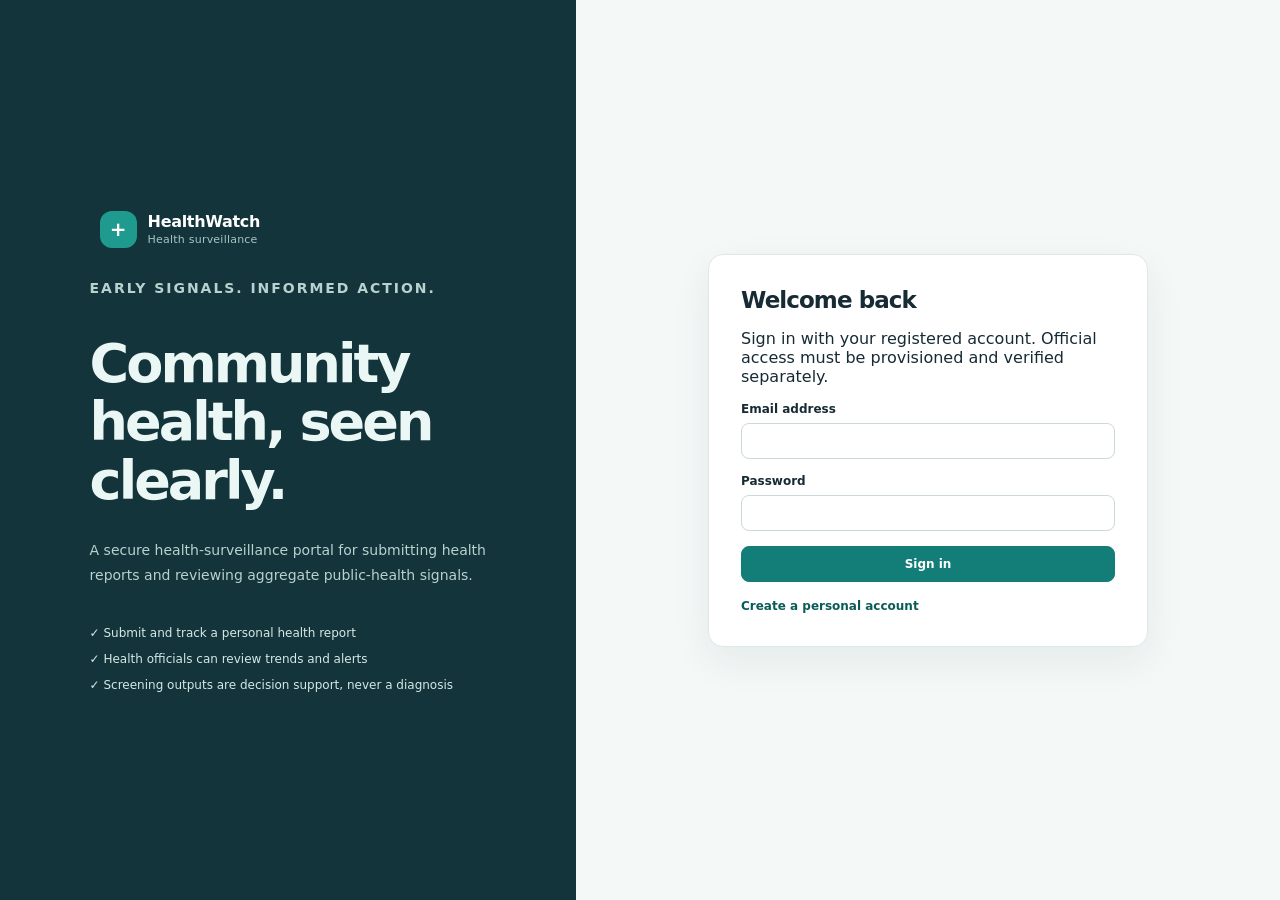
<file: frontend/admin/reports.html>
<!doctype html>
<html lang="en">
<head><meta charset="utf-8"><meta name="viewport" content="width=device-width, initial-scale=1"><title>Health reports · HealthWatch</title><link rel="stylesheet" href="../css/style.css"><link rel="stylesheet" href="../css/admin.css">
  <script defer src="../js/api.js"></script><script defer src="../js/auth.js"></script><script defer src="../js/charts.js"></script><script defer src="../js/dashboard.js"></script><script defer src="../js/admin.js"></script></head>
<body class="admin-page" data-page="admin-reports"><div class="app-shell"><aside class="sidebar">
  <a class="brand" href="dashboard.html"><span class="brand__mark">+</span><span>HealthWatch<small>Surveillance portal</small></span></a><div class="nav-label">Monitoring</div><nav class="nav-list" aria-label="Official navigation">
    <a class="nav-link" href="dashboard.html"><span class="nav-link__icon">◫</span>Overview</a><a class="nav-link" href="analytics.html"><span class="nav-link__icon">▥</span>Analytics</a><a class="nav-link" aria-current="page" href="reports.html"><span class="nav-link__icon">▤</span>Health reports</a><a class="nav-link" href="disease-monitor.html"><span class="nav-link__icon">⌁</span>Disease trends</a><a class="nav-link" href="hotspots.html"><span class="nav-link__icon">◎</span>Hotspot screening</a><a class="nav-link" href="alerts.html"><span class="nav-link__icon">♧</span>Alerts</a>
  </nav><div class="sidebar__bottom"><button class="nav-link" data-logout><span class="nav-link__icon">↪</span>Sign out</button></div></aside>
  <main class="main-area"><header class="topbar"><span class="topbar__crumb">Health authority / Health reports</span><div class="account"><span class="avatar">H</span><span><span class="account__name" data-profile-name>Health official</span><span class="account__role" data-profile-role>health official</span></span></div></header>
    <div class="page-content"><div class="page-heading"><div><p class="eyebrow">Triage and review</p><h1>Health reports</h1><p>Review incoming user-submitted reports. Status updates reflect workflow progress only; they do not verify a clinical diagnosis.</p></div></div>
      <div id="page-message" class="notice" hidden></div>
      <form id="report-filter" class="card toolbar"><div class="field"><label for="report-status-filter">Status</label><select id="report-status-filter" name="report_status"><option value="">All statuses</option><option value="submitted">Submitted</option><option value="under_review">Under review</option><option value="verified">Verified</option><option value="rejected">Rejected</option></select></div><div class="field"><label for="region-filter">Region ID</label><input id="region-filter" name="region_id" placeholder="e.g. IN-MH-MUM"></div><button class="button" type="submit">Apply filters</button></form>
      <div class="card section-gap"><div class="card__header"><div><h2>Submission queue</h2><p id="report-count-label">Loading reports…</p></div></div><div class="table-wrap"><table><thead><tr><th>Report</th><th>Disease name</th><th>Region</th><th>Submitted</th><th>Review status</th></tr></thead><tbody id="official-reports"><tr><td colspan="5" class="empty-cell">Loading reports…</td></tr></tbody></table></div></div>
      <p class="surveillance-note">The update action writes one of the API's supported report statuses: submitted, under_review, verified, or rejected.</p>
    </div>
  </main></div></body></html>
</file>
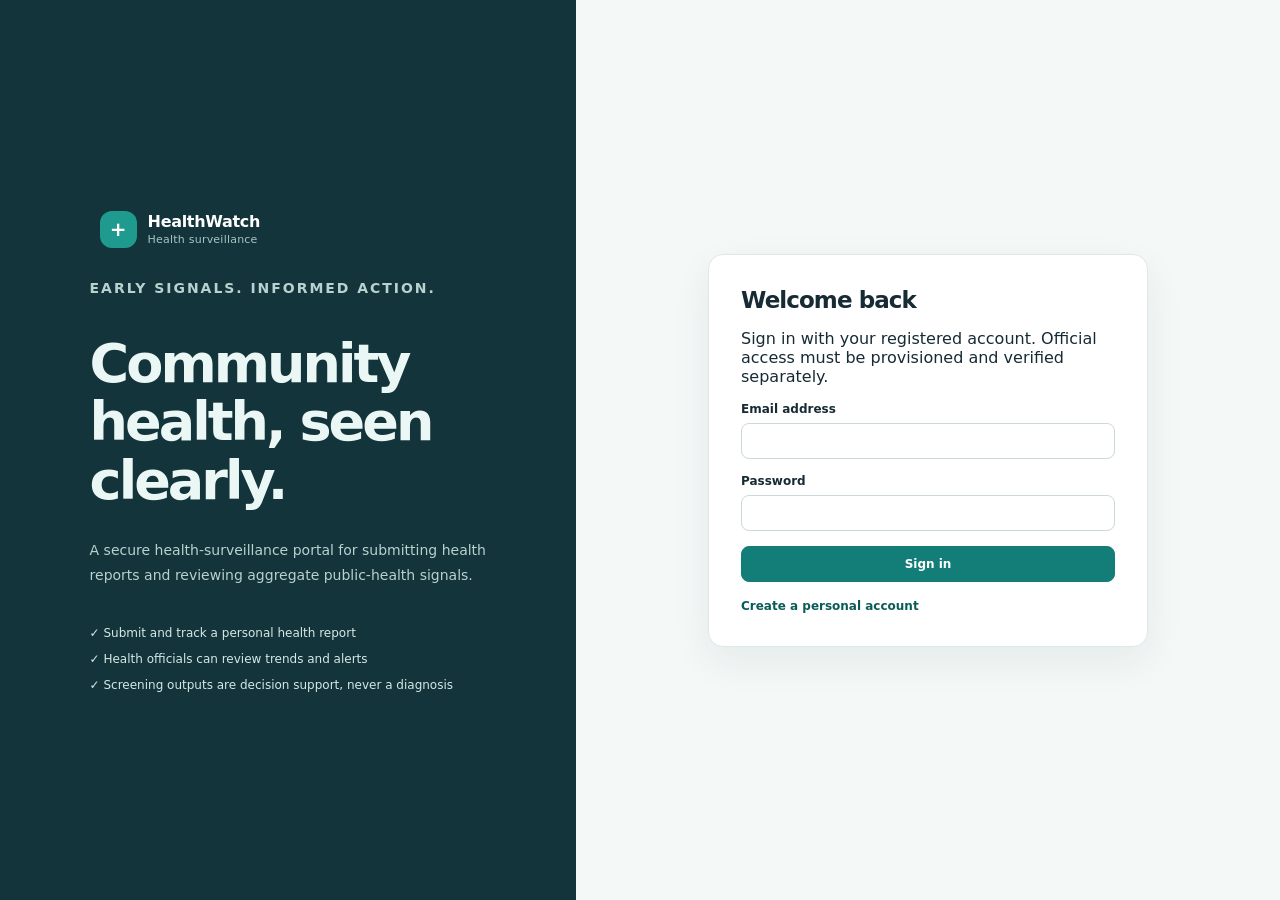
<file: frontend/user/dashboard.html>
<!doctype html>
<html lang="en">
<head><meta charset="utf-8"><meta name="viewport" content="width=device-width, initial-scale=1"><title>Your health dashboard · HealthWatch</title><link rel="stylesheet" href="../css/style.css"><link rel="stylesheet" href="../css/dashboard.css"><script defer src="../js/api.js"></script><script defer src="../js/auth.js"></script><script defer src="../js/dashboard.js"></script></head>
<body class="dashboard-page" data-page="user-dashboard"><div class="app-shell"><aside class="sidebar">
  <a class="brand" href="dashboard.html"><span class="brand__mark">+</span><span>HealthWatch<small>Community portal</small></span></a><div class="nav-label">My health</div><nav class="nav-list" aria-label="Personal navigation">
    <a class="nav-link" aria-current="page" href="dashboard.html"><span class="nav-link__icon">◫</span>Overview</a><a class="nav-link" href="report-health.html"><span class="nav-link__icon">＋</span>Submit a report</a><a class="nav-link" href="report-history.html"><span class="nav-link__icon">▤</span>Report history</a><a class="nav-link" href="profile.html"><span class="nav-link__icon">◉</span>My profile</a>
  </nav><div class="sidebar__bottom"><button class="nav-link" data-logout><span class="nav-link__icon">↪</span>Sign out</button></div></aside>
  <main class="main-area"><header class="topbar"><span class="topbar__crumb">Community / Overview</span><div class="account"><span class="avatar">U</span><span><span class="account__name" data-profile-name>Community member</span><span class="account__role" data-profile-role>user</span></span></div></header>
    <div class="page-content"><div class="page-heading"><div><p class="eyebrow">Your reports</p><h1>Health dashboard</h1><p>Review the status of your submissions and find a safe next step.</p></div><a class="button" href="report-health.html">Submit a health report</a></div>
      <div id="dashboard-error" class="notice" hidden></div>
      <div class="welcome-strip"><div><h2>Your information helps public-health teams spot patterns.</h2><p>Reports are confidentially handled by the service and reviewed by authorized health officials.</p></div><span aria-hidden="true" class="avatar">+</span></div>
      <section class="grid grid--2"><article class="metric-card"><div class="metric-card__label">My submissions</div><div class="metric-card__value" id="my-report-count">—</div><div class="metric-card__hint">Total reports submitted</div></article><article class="metric-card"><div class="metric-card__label">In review or submitted</div><div class="metric-card__value" id="my-pending-count">—</div><div class="metric-card__hint">Awaiting an official workflow update</div></article></section>
      <section class="card recent-table"><div class="card__header"><div><h2>Recent reports</h2><p>Only reports associated with your account are shown.</p></div><a href="report-history.html">Full history</a></div><div class="table-wrap"><table><thead><tr><th>Report</th><th>Disease name</th><th>Region</th><th>Submitted</th><th>Status</th></tr></thead><tbody id="latest-report"><tr><td colspan="5" class="empty-cell">Loading your reports…</td></tr></tbody></table></div></section>
      <p class="status-note section-gap">A submitted health report is not a medical diagnosis or laboratory-confirmed case. If you are unwell, consult a qualified healthcare professional.</p>
    </div>
  </main></div></body></html>
</file>
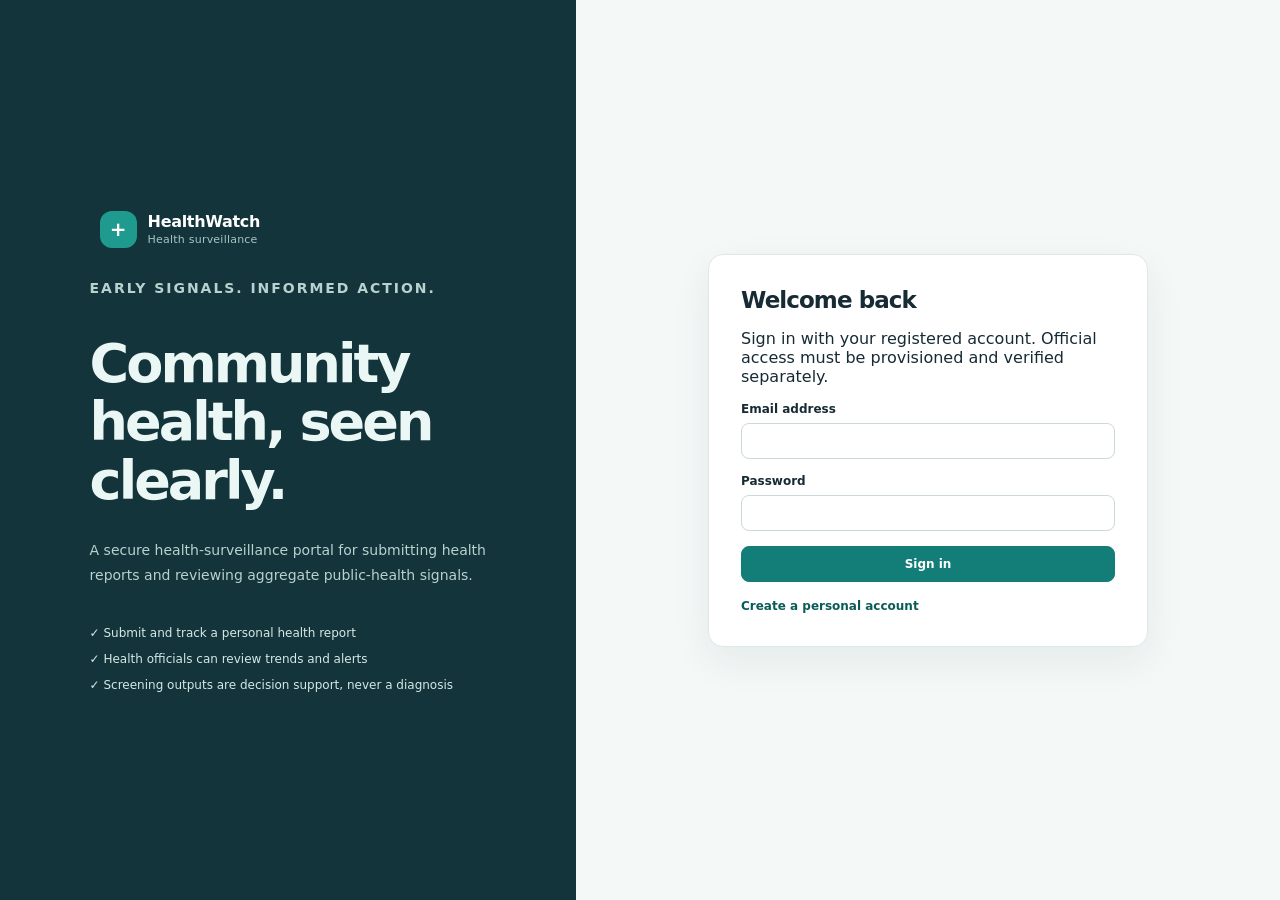
<file: frontend/user/profile.html>
<!doctype html>
<html lang="en">
<head><meta charset="utf-8"><meta name="viewport" content="width=device-width, initial-scale=1"><title>My profile · HealthWatch</title><link rel="stylesheet" href="../css/style.css"><script defer src="../js/api.js"></script><script defer src="../js/auth.js"></script><script defer src="../js/user.js"></script></head>
<body data-page="user-profile"><div class="app-shell"><aside class="sidebar">
  <a class="brand" href="dashboard.html"><span class="brand__mark">+</span><span>HealthWatch<small>Community portal</small></span></a><div class="nav-label">My health</div><nav class="nav-list" aria-label="Personal navigation">
    <a class="nav-link" href="dashboard.html"><span class="nav-link__icon">◫</span>Overview</a><a class="nav-link" href="report-health.html"><span class="nav-link__icon">＋</span>Submit a report</a><a class="nav-link" href="report-history.html"><span class="nav-link__icon">▤</span>Report history</a><a class="nav-link" aria-current="page" href="profile.html"><span class="nav-link__icon">◉</span>My profile</a>
  </nav><div class="sidebar__bottom"><button class="nav-link" data-logout><span class="nav-link__icon">↪</span>Sign out</button></div></aside>
  <main class="main-area"><header class="topbar"><span class="topbar__crumb">Community / My profile</span><div class="account"><span class="avatar">U</span><span><span class="account__name" data-profile-name>Community member</span><span class="account__role" data-profile-role>user</span></span></div></header>
    <div class="page-content"><div class="page-heading"><div><p class="eyebrow">Account settings</p><h1>My profile</h1><p>Update your display name or change your account password.</p></div></div>
      <section class="grid grid--2">
        <form id="profile-form" class="card stack"><div><h2>Profile details</h2><p class="help-text">Your email and account role are managed by the service.</p></div><div class="field"><label for="profile-name-input">Full name</label><input id="profile-name-input" name="full_name" minlength="2" maxlength="100" required></div><div><span class="help-text">Email address</span><p id="profile-email" class="account__name"></p></div><div><span class="help-text">Account role</span><p id="profile-role" class="account__name"></p></div><div id="profile-message" class="notice" hidden></div><button class="button" type="submit">Save profile</button></form>
        <form id="password-form" class="card stack"><div><h2>Change password</h2><p class="help-text">Use a new password with at least 12 characters.</p></div><div class="field"><label for="current-password">Current password</label><input id="current-password" name="current_password" type="password" autocomplete="current-password" required></div><div class="field"><label for="new-password">New password</label><input id="new-password" name="new_password" type="password" minlength="12" maxlength="128" autocomplete="new-password" required></div><div id="password-message" class="notice" hidden></div><button class="button" type="submit">Change password</button></form>
      </section>
    </div>
  </main></div></body></html>
</file>
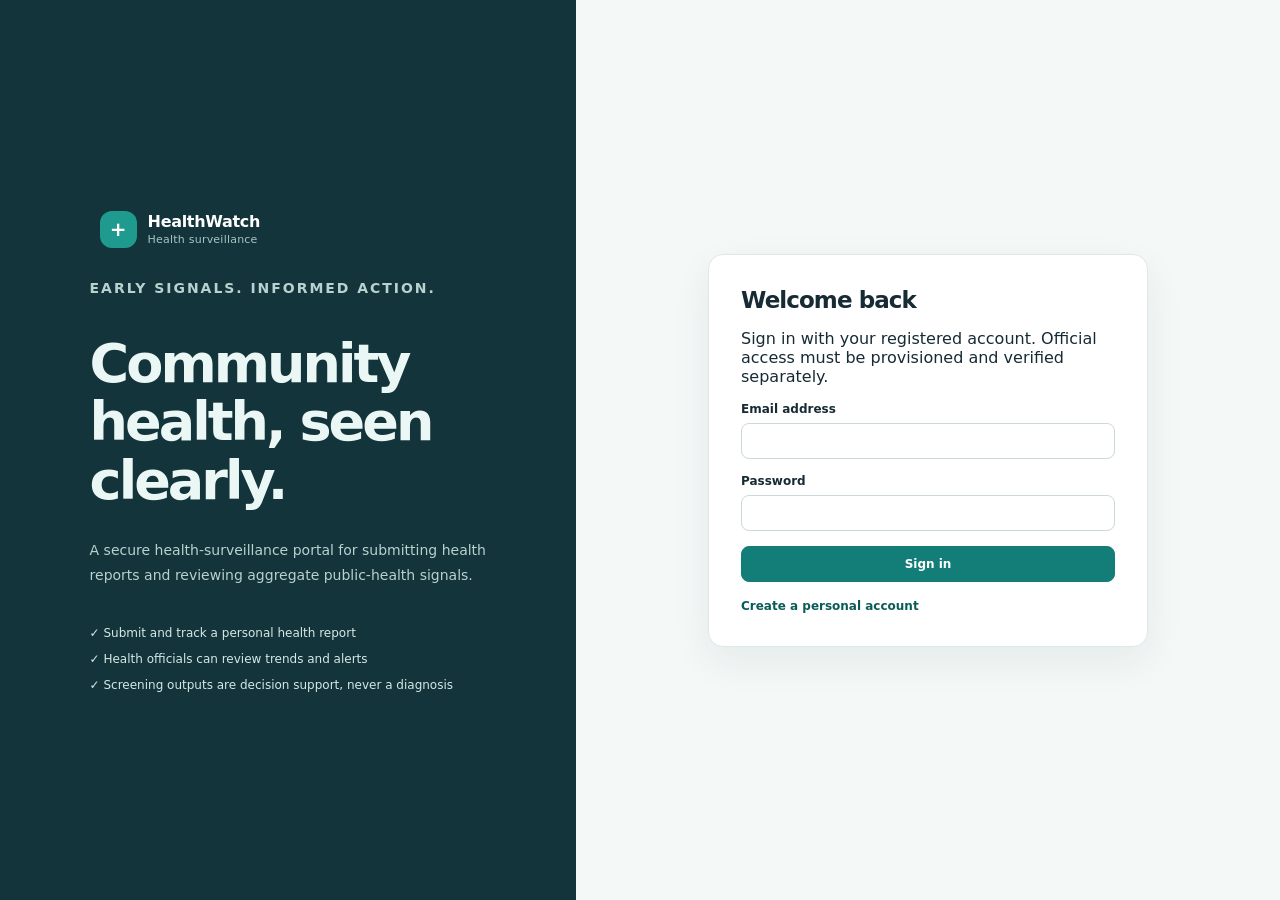
<file: frontend/user/report-health.html>
<!doctype html>
<html lang="en">
<head><meta charset="utf-8"><meta name="viewport" content="width=device-width, initial-scale=1"><title>Submit a health report · HealthWatch</title><link rel="stylesheet" href="../css/style.css"><script defer src="../js/api.js"></script><script defer src="../js/auth.js"></script><script defer src="../js/user.js"></script></head>
<body data-page="report-health"><div class="app-shell"><aside class="sidebar">
  <a class="brand" href="dashboard.html"><span class="brand__mark">+</span><span>HealthWatch<small>Community portal</small></span></a><div class="nav-label">My health</div><nav class="nav-list" aria-label="Personal navigation">
    <a class="nav-link" href="dashboard.html"><span class="nav-link__icon">◫</span>Overview</a><a class="nav-link" aria-current="page" href="report-health.html"><span class="nav-link__icon">＋</span>Submit a report</a><a class="nav-link" href="report-history.html"><span class="nav-link__icon">▤</span>Report history</a><a class="nav-link" href="profile.html"><span class="nav-link__icon">◉</span>My profile</a>
  </nav><div class="sidebar__bottom"><button class="nav-link" data-logout><span class="nav-link__icon">↪</span>Sign out</button></div></aside>
  <main class="main-area"><header class="topbar"><span class="topbar__crumb">Community / Submit a report</span><div class="account"><span class="avatar">U</span><span><span class="account__name" data-profile-name>Community member</span><span class="account__role" data-profile-role>user</span></span></div></header>
    <div class="page-content"><div class="page-heading"><div><p class="eyebrow">Community reporting</p><h1>Submit a health report</h1><p>Share the symptoms and region needed for public-health surveillance. Avoid including names, phone numbers, or other identifying details in the description.</p></div></div>
      <div id="form-message" class="notice" hidden></div>
      <section class="grid grid--2">
        <form id="health-report-form" class="card stack">
          <div><h2>Report details</h2><p class="help-text">Your report will be stored with a submitted status for official review.</p></div>
          <div class="field"><label for="disease-name">Disease or health concern</label><input id="disease-name" name="disease_name" required minlength="2" maxlength="100" placeholder="e.g. Dengue"></div>
          <div class="field"><label for="report-symptoms">Symptoms</label><input id="report-symptoms" name="symptoms" required placeholder="fever, headache, joint pain"><small>Separate symptoms with commas; enter at least one.</small></div>
          <div class="field"><label for="region-id">Region ID</label><input id="region-id" name="region_id" required maxlength="100" placeholder="e.g. IN-MH-MUM"></div>
          <div class="field"><label for="report-description">Description (optional)</label><textarea id="report-description" name="description" maxlength="2000" placeholder="When symptoms started or other relevant, non-identifying context."></textarea></div>
          <button class="button" type="submit">Submit report</button>
        </form>
        <div class="stack">
          <form id="symptom-screen-form" class="card stack">
            <div><p class="eyebrow">Optional tool</p><h2>Preliminary symptom screening</h2><p class="help-text">This screening is not a diagnosis and does not replace professional medical care.</p></div>
            <div class="field"><label for="screen-symptoms">Symptoms</label><input id="screen-symptoms" name="symptoms" required placeholder="fever, cough"><small>Use ordinary English symptom descriptions, separated by commas.</small></div>
            <div class="form-grid"><div class="field"><label for="screen-age">Age (optional)</label><input id="screen-age" name="age" type="number" min="0" max="120"></div><div class="field"><label for="screen-duration">Duration in days (optional)</label><input id="screen-duration" name="duration_days" type="number" min="0" max="365"></div></div>
            <div id="screening-message" class="notice" hidden></div><button class="button button--quiet" type="submit">Screen symptoms</button>
          </form>
          <article id="screening-result" class="card" hidden><div class="card__header"><div><p class="eyebrow">Preliminary screening</p><h2 id="screening-urgency">—</h2></div></div><ul id="screening-guidance" class="help-text"></ul><p id="screening-disclaimer" class="callout"></p></article>
        </div>
      </section>
      <p class="callout section-gap">If symptoms are severe, worsening, or feel like an emergency, seek urgent medical care. Do not wait for an online screening result.</p>
    </div>
  </main></div></body></html>
</file>
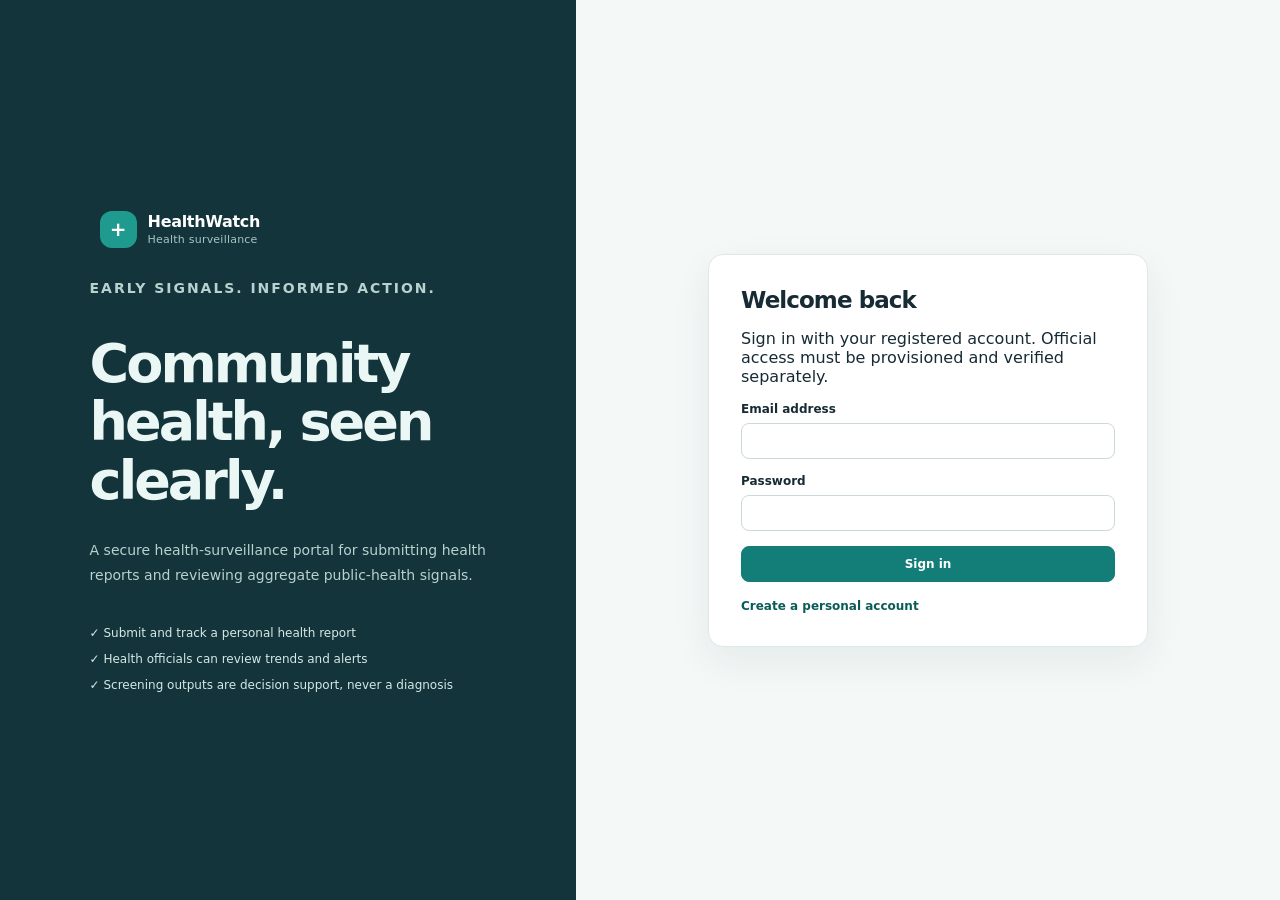
<file: frontend/user/report-history.html>
<!doctype html>
<html lang="en">
<head><meta charset="utf-8"><meta name="viewport" content="width=device-width, initial-scale=1"><title>Report history · HealthWatch</title><link rel="stylesheet" href="../css/style.css"><script defer src="../js/api.js"></script><script defer src="../js/auth.js"></script><script defer src="../js/user.js"></script></head>
<body data-page="report-history"><div class="app-shell"><aside class="sidebar">
  <a class="brand" href="dashboard.html"><span class="brand__mark">+</span><span>HealthWatch<small>Community portal</small></span></a><div class="nav-label">My health</div><nav class="nav-list" aria-label="Personal navigation">
    <a class="nav-link" href="dashboard.html"><span class="nav-link__icon">◫</span>Overview</a><a class="nav-link" href="report-health.html"><span class="nav-link__icon">＋</span>Submit a report</a><a class="nav-link" aria-current="page" href="report-history.html"><span class="nav-link__icon">▤</span>Report history</a><a class="nav-link" href="profile.html"><span class="nav-link__icon">◉</span>My profile</a>
  </nav><div class="sidebar__bottom"><button class="nav-link" data-logout><span class="nav-link__icon">↪</span>Sign out</button></div></aside>
  <main class="main-area"><header class="topbar"><span class="topbar__crumb">Community / Report history</span><div class="account"><span class="avatar">U</span><span><span class="account__name" data-profile-name>Community member</span><span class="account__role" data-profile-role>user</span></span></div></header>
    <div class="page-content"><div class="page-heading"><div><p class="eyebrow">Personal records</p><h1>Report history</h1><p>See the reports submitted from your account and their current workflow status.</p></div><a class="button" href="report-health.html">New report</a></div>
      <div id="page-message" class="notice" hidden></div>
      <section class="card"><div class="card__header"><div><h2>Your submissions</h2><p>Reports are shown newest first.</p></div></div><div class="table-wrap"><table><thead><tr><th>Submitted</th><th>Disease name</th><th>Region</th><th>Symptoms</th><th>Status</th></tr></thead><tbody id="report-history"><tr><td colspan="5" class="empty-cell">Loading your report history…</td></tr></tbody></table></div></section>
      <p class="status-note section-gap">A report status communicates the review workflow. It should not be interpreted as a medical diagnosis.</p>
    </div>
  </main></div></body></html>
</file>
<file: frontend/css/style.css>
:root {
  color-scheme: light;
  --ink: #172b35;
  --muted: #637780;
  --line: #dfe8e7;
  --canvas: #f4f8f7;
  --surface: #ffffff;
  --brand: #137d78;
  --brand-dark: #0a5c58;
  --brand-soft: #e4f4f1;
  --blue: #376ea4;
  --danger: #b63f46;
  --shadow: 0 14px 38px rgba(31, 57, 66, .07);
  font-family: Inter, ui-sans-serif, system-ui, -apple-system, "Segoe UI", sans-serif;
  font-synthesis: none;
  text-rendering: optimizeLegibility;
}
* { box-sizing: border-box; }
body { margin: 0; background: var(--canvas); color: var(--ink); min-height: 100vh; }
a { color: var(--brand-dark); text-decoration: none; }
a:hover { text-decoration: underline; }
button, input, select, textarea { font: inherit; }
button, .button { cursor: pointer; }
button:disabled { cursor: wait; opacity: .65; }
.app-shell { min-height: 100vh; }
.sidebar { position: fixed; inset: 0 auto 0 0; width: 244px; padding: 25px 16px; color: #e7f5f3; background: #12343a; display: flex; flex-direction: column; z-index: 3; }
.brand { display: flex; align-items: center; gap: 11px; padding: 3px 10px 28px; color: #fff; font-weight: 750; letter-spacing: -.02em; }
.brand__mark { display: grid; place-items: center; width: 37px; height: 37px; border-radius: 12px; background: #1e9b8e; color: #fff; font-size: 20px; }
.brand small { display: block; margin-top: 2px; color: #a8c6c4; font-size: 11px; font-weight: 500; letter-spacing: .02em; }
.nav-label { padding: 14px 12px 8px; color: #91aeaf; font-size: 10px; font-weight: 750; letter-spacing: .13em; text-transform: uppercase; }
.nav-list { display: grid; gap: 4px; }
.nav-link { display: flex; align-items: center; gap: 12px; padding: 11px 12px; border-radius: 9px; color: #c9ddda; font-size: 13px; font-weight: 580; transition: background .15s ease, color .15s ease; }
.nav-link:hover, .nav-link[aria-current="page"] { color: white; background: rgba(255,255,255,.12); text-decoration: none; }
.nav-link__icon { display: inline-grid; width: 20px; place-items: center; font-size: 16px; }
.sidebar__bottom { margin-top: auto; border-top: 1px solid rgba(255,255,255,.12); padding-top: 15px; }
.main-area { min-height: 100vh; margin-left: 244px; }
.topbar { display: flex; align-items: center; justify-content: space-between; min-height: 73px; padding: 0 34px; background: rgba(255,255,255,.88); border-bottom: 1px solid var(--line); }
.topbar__crumb { color: var(--muted); font-size: 12px; }
.account { display: flex; align-items: center; gap: 11px; }
.avatar { display: grid; place-items: center; width: 35px; height: 35px; border-radius: 50%; color: var(--brand-dark); background: var(--brand-soft); font-weight: 750; }
.account__name { font-size: 12px; font-weight: 700; }
.account__role { display: block; padding-top: 2px; color: var(--muted); font-size: 10px; text-transform: capitalize; }
.page-content { width: min(1200px, 100%); margin: 0 auto; padding: 31px 34px 52px; }
.page-heading { display: flex; justify-content: space-between; align-items: flex-start; gap: 18px; margin-bottom: 25px; }
.page-heading h1 { margin: 0; font-size: clamp(24px, 3vw, 31px); letter-spacing: -.045em; }
.page-heading p { margin: 8px 0 0; color: var(--muted); font-size: 13px; line-height: 1.6; max-width: 690px; }
.eyebrow { margin: 0 0 8px; color: var(--brand); font-size: 10px; font-weight: 800; letter-spacing: .14em; text-transform: uppercase; }
.grid { display: grid; gap: 18px; }
.grid--2 { grid-template-columns: repeat(2, minmax(0, 1fr)); }
.grid--3 { grid-template-columns: repeat(3, minmax(0, 1fr)); }
.grid--4 { grid-template-columns: repeat(4, minmax(0, 1fr)); }
.card, .metric-card { min-width: 0; background: var(--surface); border: 1px solid var(--line); border-radius: 13px; box-shadow: var(--shadow); }
.card { padding: 21px; }
.card__header { display: flex; justify-content: space-between; align-items: flex-start; gap: 12px; margin-bottom: 17px; }
.card__header h2, .card h2 { margin: 0; font-size: 15px; letter-spacing: -.02em; }
.card__header p { margin: 6px 0 0; color: var(--muted); font-size: 12px; line-height: 1.5; }
.metric-card { padding: 20px; position: relative; overflow: hidden; }
.metric-card::after { content: ""; position: absolute; width: 66px; height: 66px; right: -15px; top: -18px; border-radius: 50%; background: var(--brand-soft); }
.metric-card__label { color: var(--muted); font-size: 12px; font-weight: 600; }
.metric-card__value { margin-top: 11px; font-size: 29px; line-height: 1; font-weight: 760; letter-spacing: -.05em; }
.metric-card__hint { margin-top: 9px; color: var(--muted); font-size: 11px; }
.button { display: inline-flex; align-items: center; justify-content: center; gap: 8px; padding: 10px 15px; border: 1px solid var(--brand); border-radius: 8px; color: white; background: var(--brand); font-size: 12px; font-weight: 700; transition: background .15s ease; }
.button:hover { color: white; background: var(--brand-dark); text-decoration: none; }
.button--quiet { color: var(--brand-dark); background: white; border-color: var(--line); }
.button--quiet:hover { color: var(--brand-dark); background: var(--brand-soft); }
.button--small { padding: 7px 10px; font-size: 11px; }
.link-button { border: 0; padding: 7px 0; background: transparent; color: var(--brand-dark); font-size: 12px; font-weight: 700; }
.form-grid { display: grid; grid-template-columns: repeat(2, minmax(0, 1fr)); gap: 16px; }
.field { display: grid; gap: 7px; }
.field--full { grid-column: 1 / -1; }
.field label { font-size: 12px; font-weight: 700; }
.field small, .help-text { color: var(--muted); font-size: 11px; line-height: 1.55; }
.field input, .field select, .field textarea, .toolbar input, .toolbar select { width: 100%; min-width: 0; padding: 10px 11px; border: 1px solid #ccd9d7; border-radius: 8px; outline: none; color: var(--ink); background: white; font-size: 12px; }
.field input:focus, .field select:focus, .field textarea:focus, .toolbar input:focus, .toolbar select:focus { border-color: var(--brand); box-shadow: 0 0 0 3px rgba(19,125,120,.12); }
.field textarea { min-height: 100px; resize: vertical; }
.toolbar { display: flex; align-items: end; flex-wrap: wrap; gap: 12px; }
.toolbar .field { min-width: 150px; flex: 1; }
.notice { margin: 14px 0; padding: 11px 13px; border: 1px solid #f0c8c8; border-radius: 8px; color: #84383b; background: #fff5f4; font-size: 12px; line-height: 1.5; }
.notice--success { border-color: #bee1d4; color: #155e50; background: #edf9f4; }
.notice--info { border-color: #c5dcea; color: #315f79; background: #f0f8fc; }
.notice[hidden], [hidden] { display: none !important; }
.muted { color: var(--muted); }
.table-wrap { overflow-x: auto; }
table { width: 100%; border-collapse: collapse; text-align: left; }
th { padding: 10px 11px; color: var(--muted); border-bottom: 1px solid var(--line); font-size: 10px; letter-spacing: .06em; text-transform: uppercase; white-space: nowrap; }
td { padding: 12px 11px; border-bottom: 1px solid #edf1f0; font-size: 12px; vertical-align: middle; }
tbody tr:last-child td { border-bottom: 0; }
td select { max-width: 145px; padding: 7px; border: 1px solid var(--line); border-radius: 6px; background: white; text-transform: capitalize; font-size: 11px; }
.empty-cell { padding: 30px; color: var(--muted); text-align: center; }
.empty-state { padding: 24px 12px; color: var(--muted); text-align: center; font-size: 12px; }
.status, .severity { display: inline-block; padding: 5px 8px; border-radius: 30px; background: #eef2f3; color: #576b72; font-size: 10px; font-weight: 750; text-transform: capitalize; white-space: nowrap; }
.status--verified, .status--resolved { color: #20654f; background: #e7f5ed; }
.status--rejected { color: #963f44; background: #fff0ee; }
.status--under_review, .status--acknowledged { color: #8b6419; background: #fff5dc; }
.status--submitted, .status--new { color: #315f89; background: #eaf3fc; }
.bar-list { display: grid; gap: 13px; }
.bar-row { display: grid; grid-template-columns: minmax(100px, 1.1fr) minmax(90px, 2fr) 40px; align-items: center; gap: 10px; }
.bar-row__label { overflow: hidden; color: #4e6269; font-size: 11px; text-overflow: ellipsis; white-space: nowrap; }
.bar-row__track { height: 8px; overflow: hidden; border-radius: 12px; background: #eef2f1; }
.bar-row__fill { display: block; height: 100%; border-radius: inherit; transition: width .25s ease; }
.bar-row__value { text-align: right; font-size: 11px; }
.chart { width: 100%; min-height: 230px; }
.chart svg { width: 100%; height: auto; }
.inline-actions { display: flex; gap: 8px; margin-top: 15px; }
.stack { display: grid; gap: 18px; }
.callout { padding: 14px 16px; border-left: 3px solid #d4a348; border-radius: 7px; background: #fff9e9; color: #655426; font-size: 11px; line-height: 1.6; }
.auth-page { display: grid; min-height: 100vh; grid-template-columns: minmax(320px, .9fr) minmax(420px, 1.1fr); }
.auth-intro { display: flex; flex-direction: column; justify-content: center; padding: clamp(35px, 7vw, 90px); color: #eaf7f5; background: #12343a; }
.auth-intro h1 { margin: 26px 0 14px; max-width: 480px; font-size: clamp(32px, 5vw, 54px); line-height: 1.08; letter-spacing: -.055em; }
.auth-intro p { max-width: 470px; color: #b8d2cf; font-size: 14px; line-height: 1.8; }
.auth-feature { margin-top: 24px; display: grid; gap: 12px; color: #d7e9e6; font-size: 12px; }
.auth-content { display: grid; place-items: center; padding: 32px; }
.auth-card { width: min(440px, 100%); padding: 32px; border: 1px solid var(--line); border-radius: 15px; background: white; box-shadow: var(--shadow); }
.auth-card h2 { margin: 0; font-size: 23px; letter-spacing: -.04em; }
.auth-card > p { margin: 8px 0 23px; color: var(--muted); font-size: 12px; line-height: 1.6; }
.auth-card form { display: grid; gap: 15px; }
.auth-switch { margin-top: 17px; padding: 0; border: 0; color: var(--brand-dark); background: none; font-size: 12px; font-weight: 700; }
.alert-list { display: grid; gap: 13px; }
.alert-card { padding: 17px; border: 1px solid var(--line); border-radius: 10px; background: white; }
.alert-card__heading { display: flex; justify-content: space-between; align-items: flex-start; gap: 12px; }
.alert-card h3 { margin: 0; font-size: 14px; }
.alert-card p { margin: 10px 0; font-size: 12px; line-height: 1.6; }
.severity--critical, .severity--high { color: #9b3339; background: #ffeded; }
.severity--moderate { color: #8a6519; background: #fff4dc; }
.severity--low { color: #24624e; background: #eaf7f0; }
.section-gap { margin-top: 20px; }
.mobile-menu { display: none; }
@media (max-width: 1050px) {
  .sidebar { width: 215px; }
  .main-area { margin-left: 215px; }
  .page-content { padding-inline: 24px; }
  .grid--4 { grid-template-columns: repeat(2, minmax(0, 1fr)); }
}
@media (max-width: 760px) {
  .sidebar { position: static; width: 100%; min-height: auto; padding: 12px 14px; }
  .brand { padding: 3px 5px 12px; }
  .sidebar .nav-label, .sidebar__bottom { display: none; }
  .nav-list { display: flex; overflow-x: auto; gap: 5px; }
  .nav-link { flex: 0 0 auto; padding: 9px; font-size: 11px; }
  .nav-link__icon { display: none; }
  .main-area { margin-left: 0; }
  .topbar { min-height: 58px; padding: 0 18px; }
  .page-content { padding: 23px 17px 40px; }
  .grid--2, .grid--3 { grid-template-columns: 1fr; }
  .page-heading { flex-direction: column; }
  .auth-page { grid-template-columns: 1fr; }
  .auth-intro { padding: 32px 25px; }
  .auth-intro h1 { margin-top: 17px; }
  .auth-feature { display: none; }
  .auth-content { padding: 22px 16px; }
}
@media (max-width: 460px) {
  .grid--4, .form-grid { grid-template-columns: 1fr; }
  .field--full { grid-column: auto; }
  .metric-card { padding: 16px; }
  .metric-card__value { font-size: 25px; }
  .card { padding: 16px; }
  .account__role { display: none; }
}
</file>
<file: frontend/css/admin.css>
.admin-page .page-content { max-width: 1360px; }
.admin-page .metric-card { min-height: 132px; }
.admin-page .card__header { align-items: center; }
.admin-page .chart-panel { min-height: 270px; }
.admin-page .surveillance-note { margin-top: 14px; color: var(--muted); font-size: 10px; line-height: 1.55; }
.admin-page .trend-toolbar { display: flex; gap: 10px; flex-wrap: wrap; align-items: end; }
.admin-page .trend-toolbar .field { flex: 1; min-width: 145px; }
.admin-page .result-highlight { display: flex; flex-wrap: wrap; gap: 14px; margin: 18px 0; }
.admin-page .result-highlight > div { min-width: 140px; padding: 14px; border: 1px solid var(--line); border-radius: 9px; background: #f8fbfa; }
.admin-page .result-highlight strong { display: block; margin-top: 8px; font-size: 19px; text-transform: capitalize; }
</file>
<file: frontend/css/dashboard.css>
.dashboard-page .welcome-strip { display: flex; justify-content: space-between; align-items: center; gap: 16px; margin-bottom: 20px; padding: 18px 21px; border-radius: 12px; background: linear-gradient(115deg, #e3f4f0, #eef6fb); }
.dashboard-page .welcome-strip h2 { margin: 0 0 5px; font-size: 16px; }
.dashboard-page .welcome-strip p { margin: 0; color: var(--muted); font-size: 12px; }
.dashboard-page .recent-table { margin-top: 20px; }
.dashboard-page .status-note { padding: 12px 14px; border-radius: 8px; background: #f2f7f6; color: var(--muted); font-size: 11px; line-height: 1.55; }
</file>
